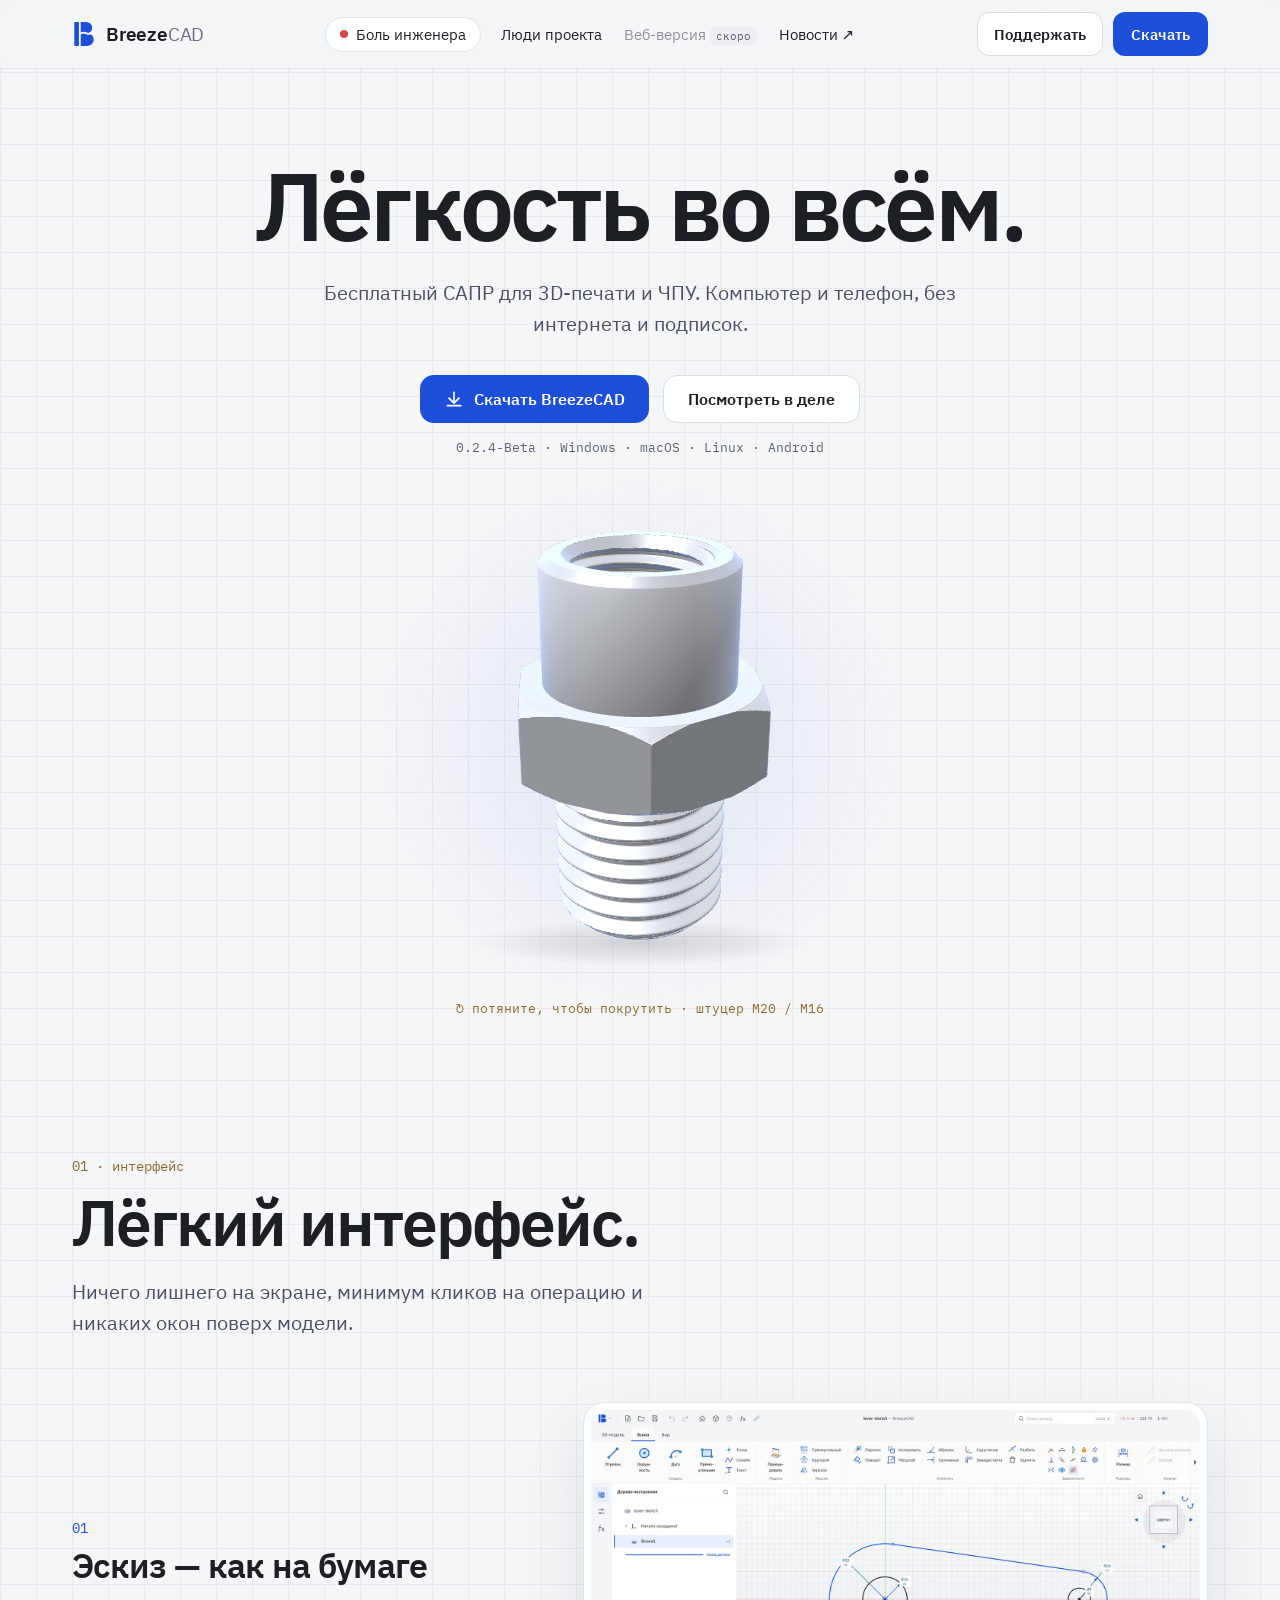
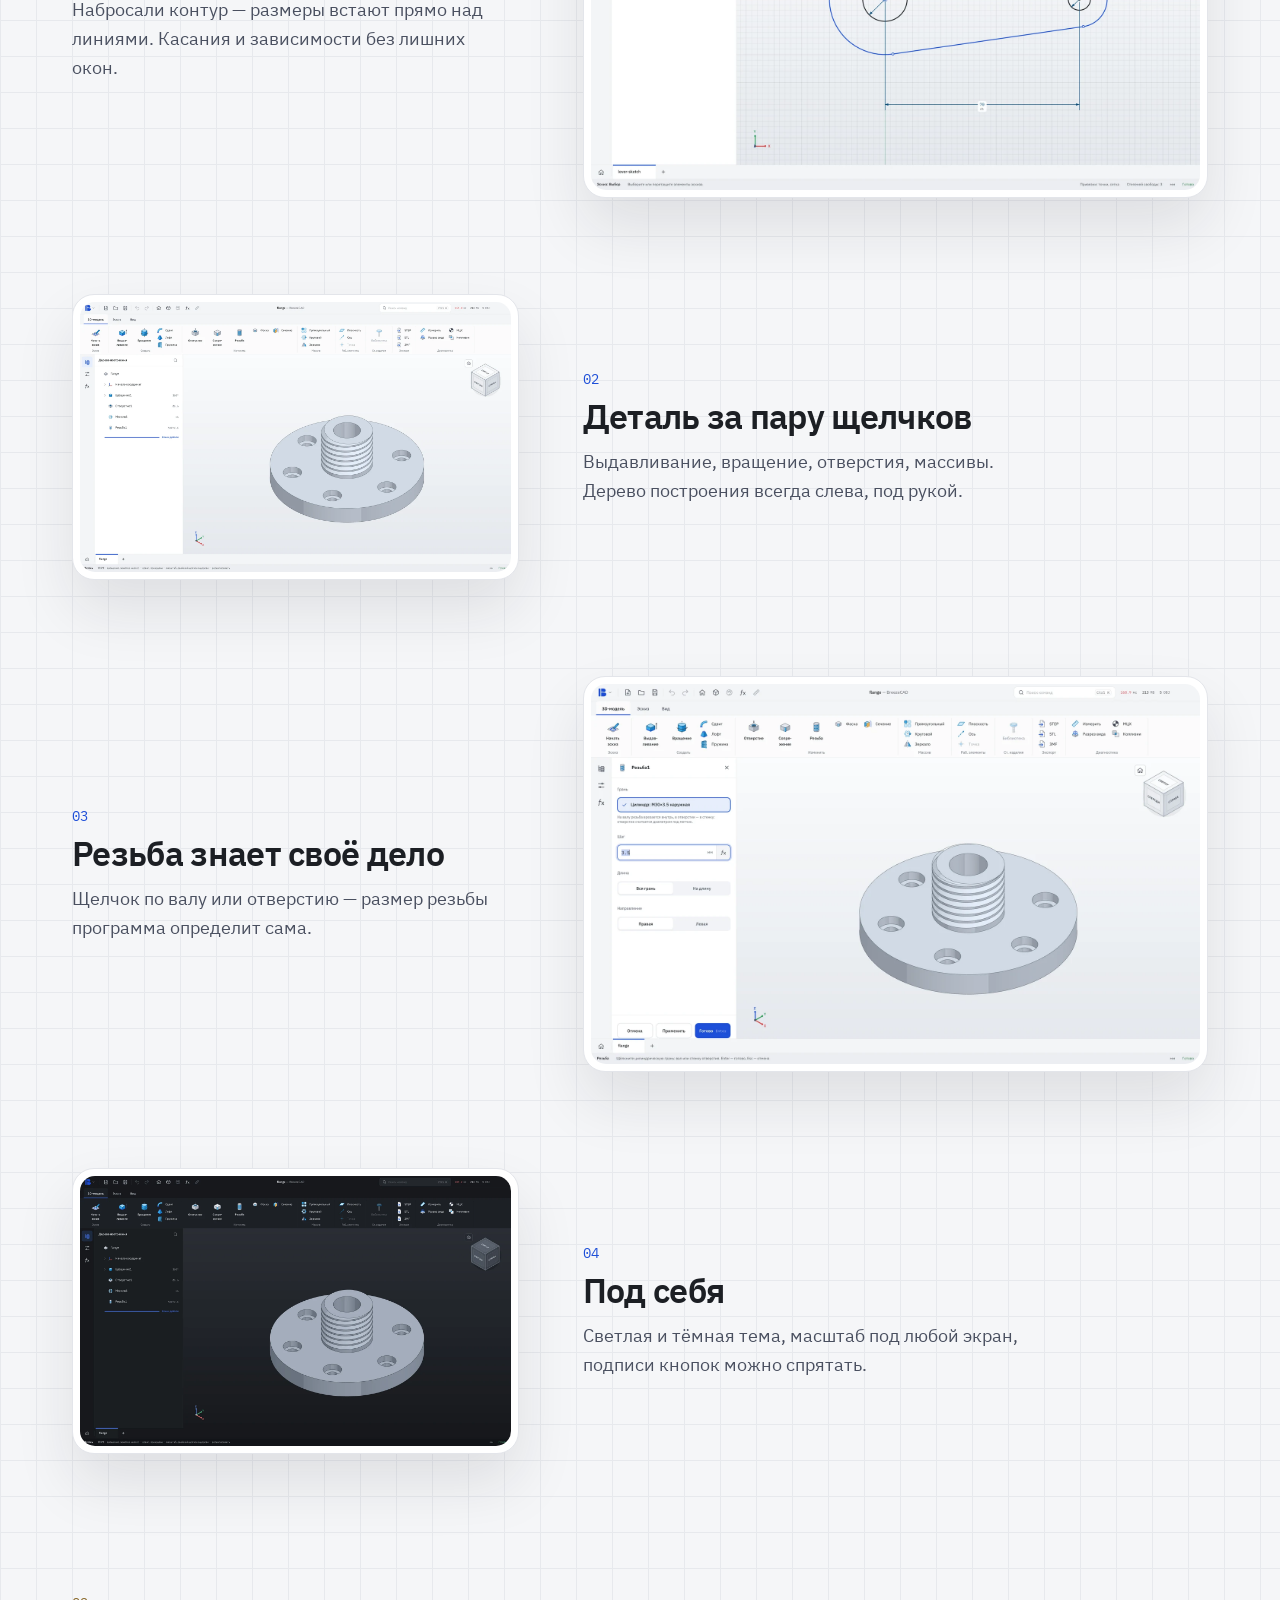
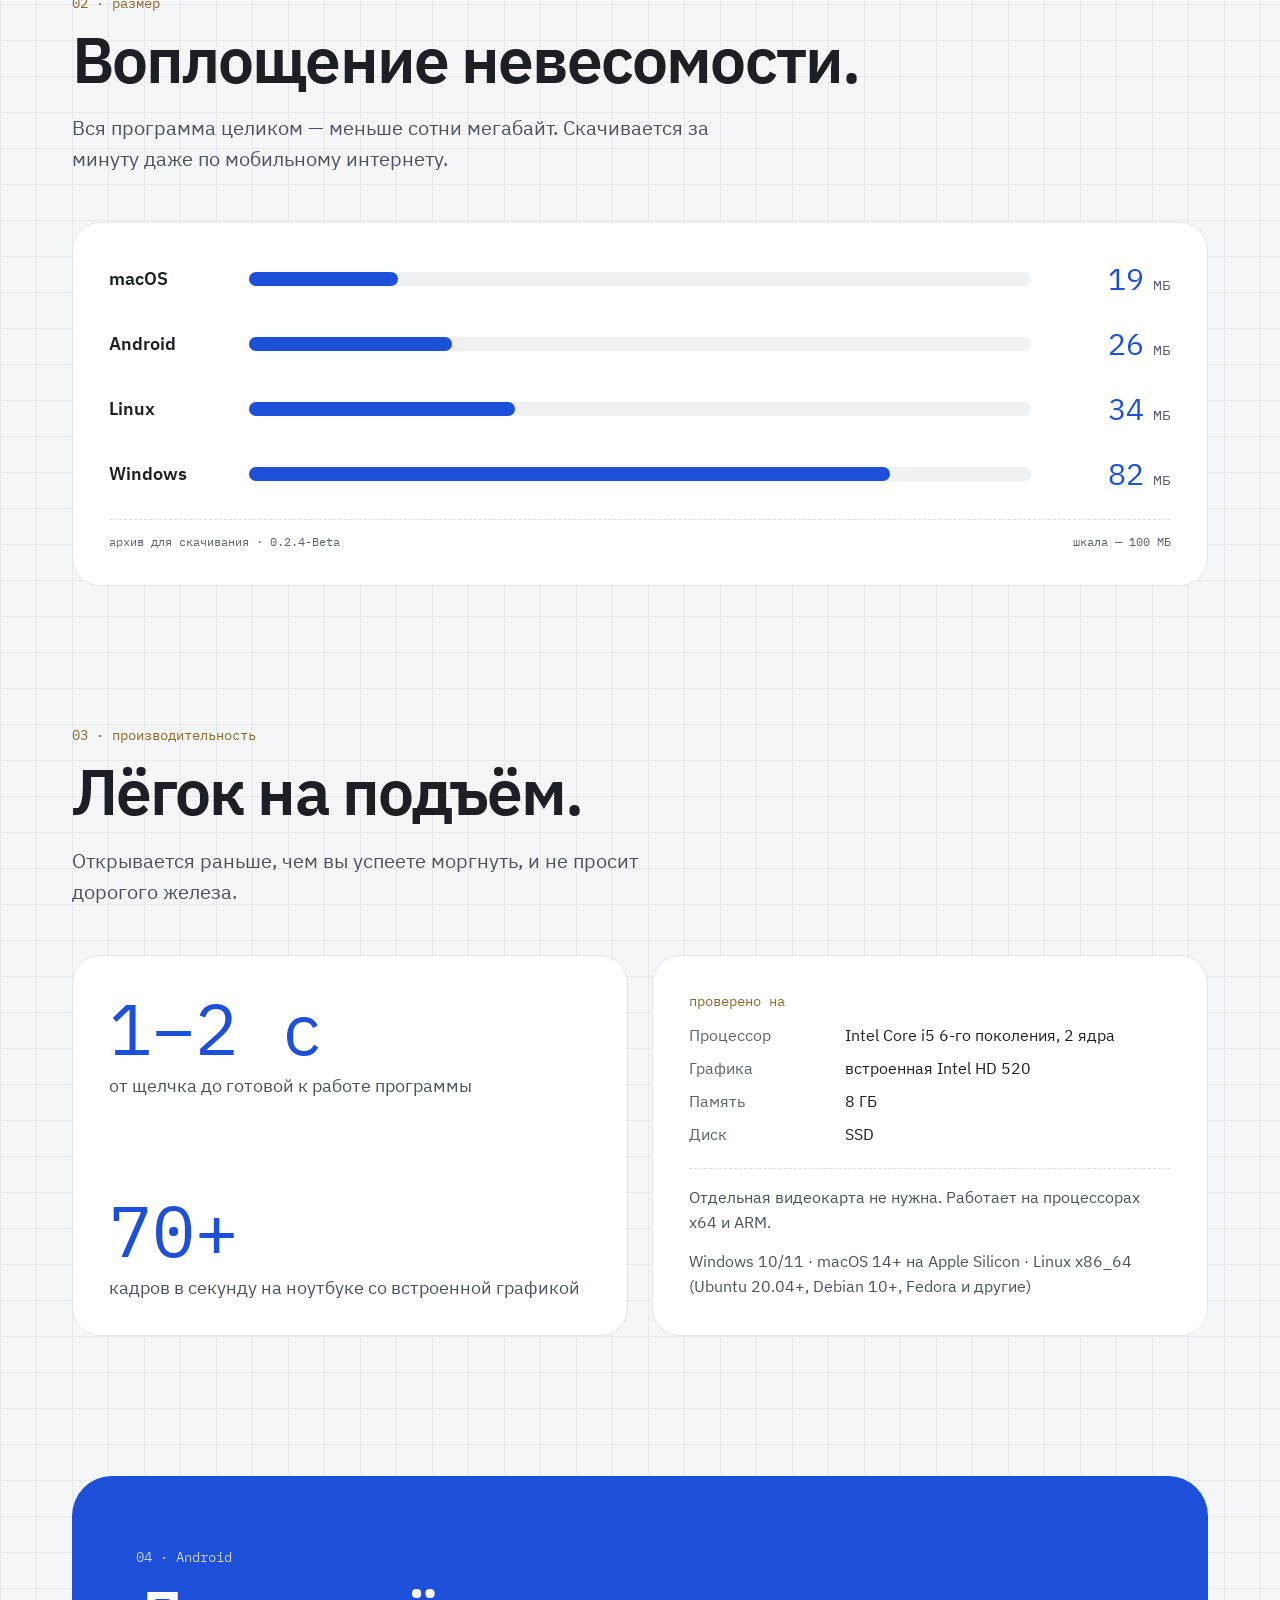
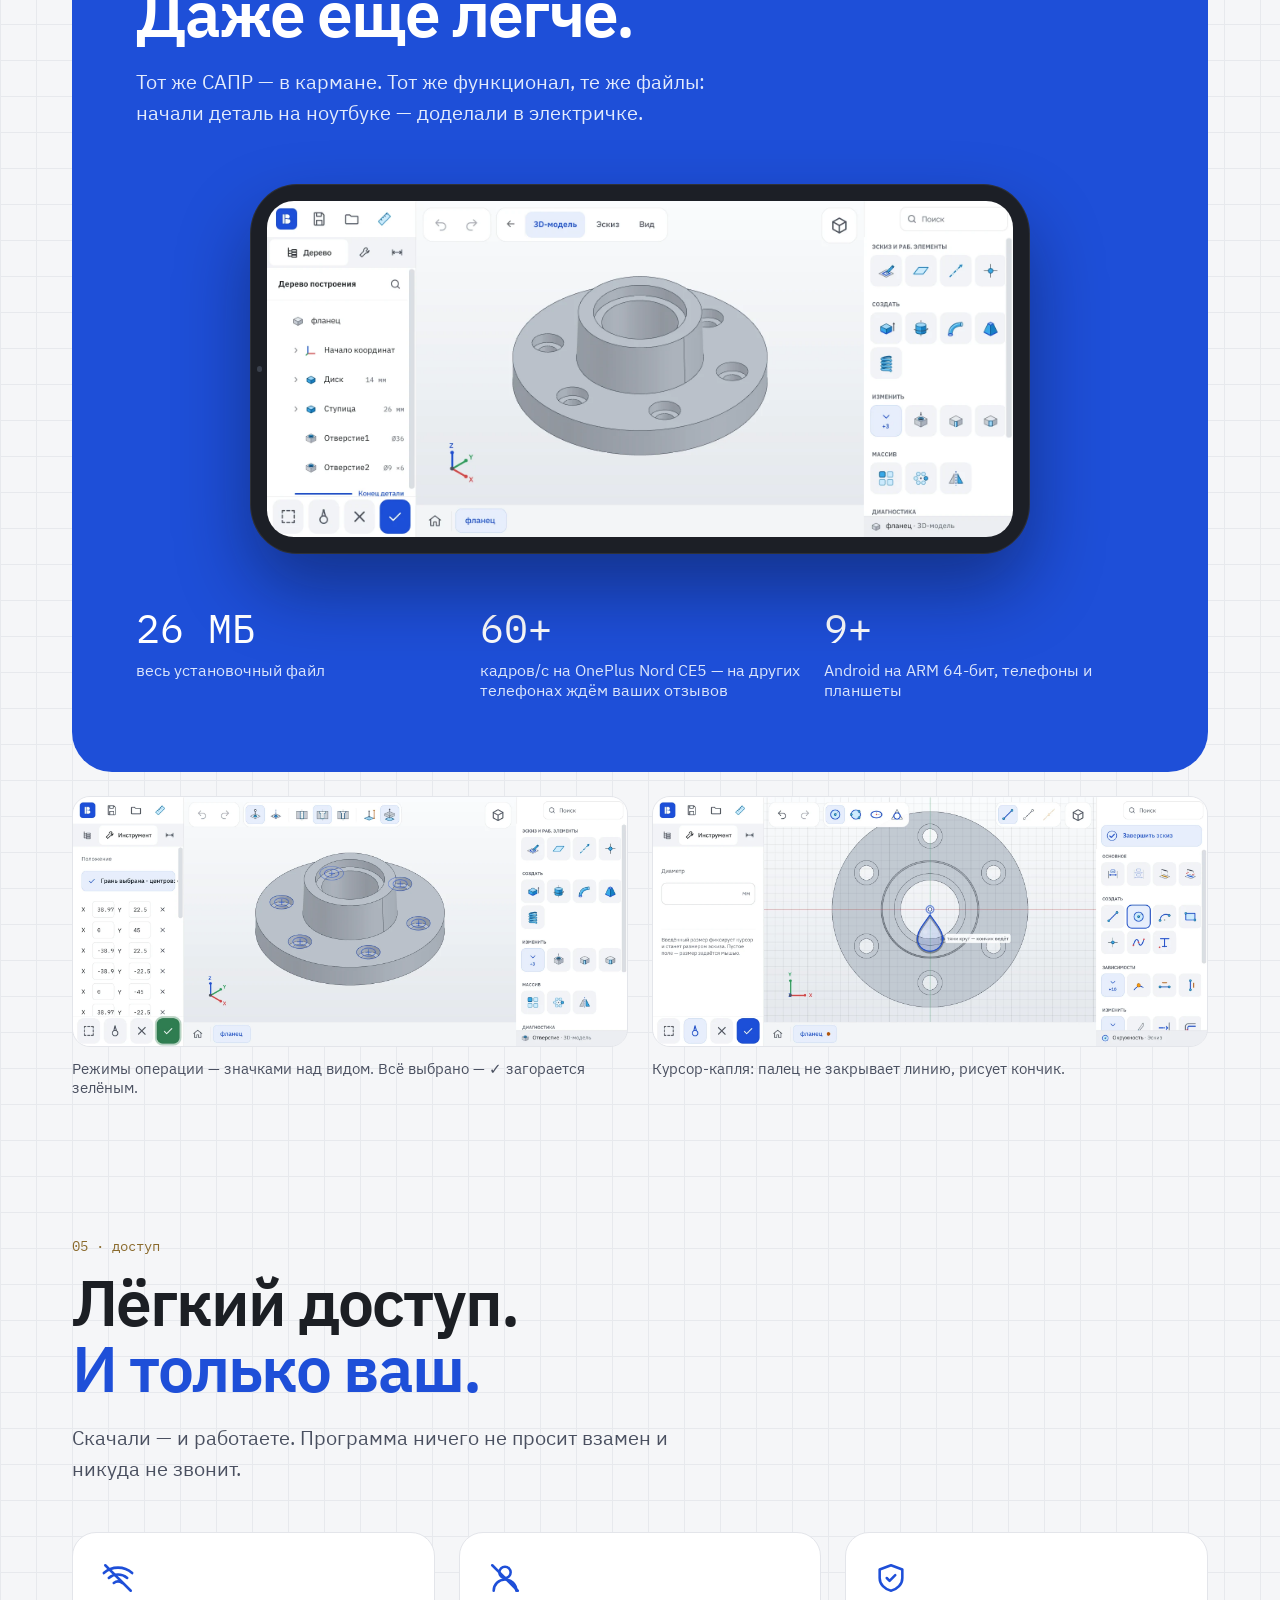
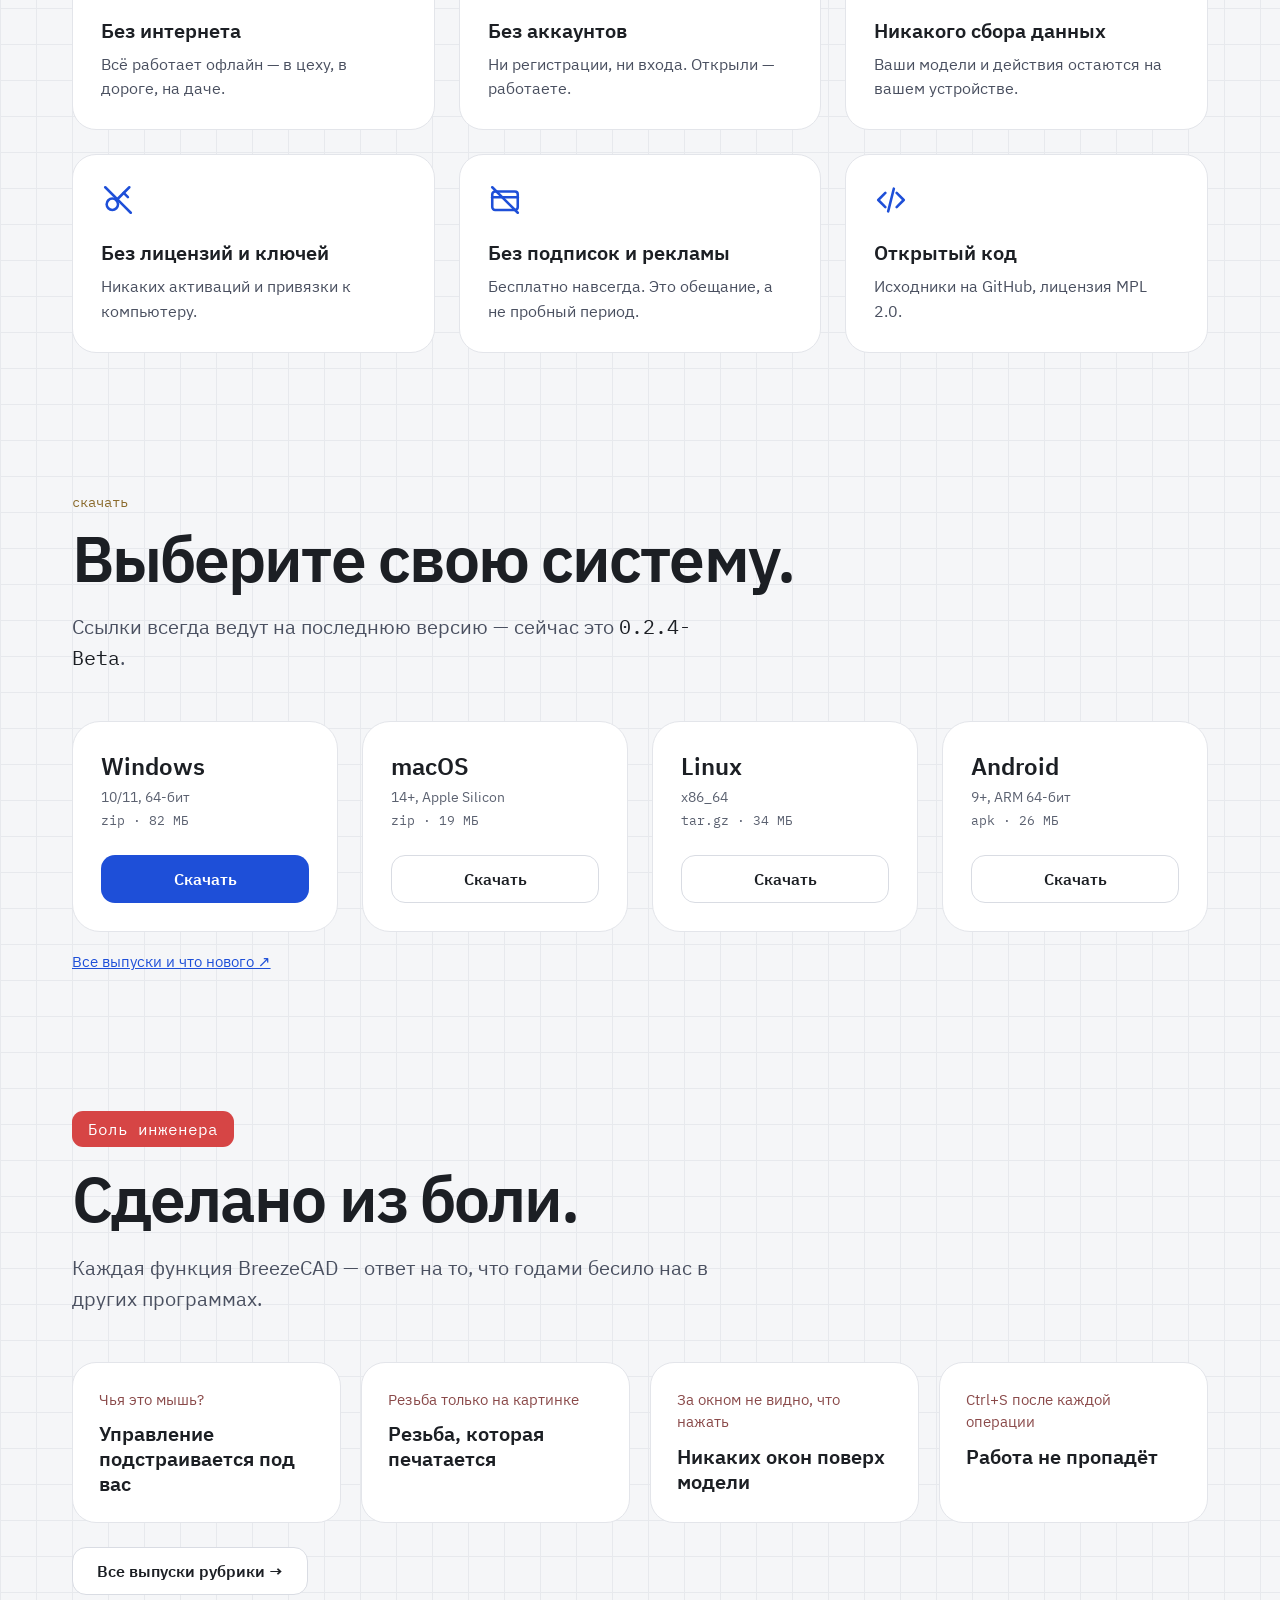
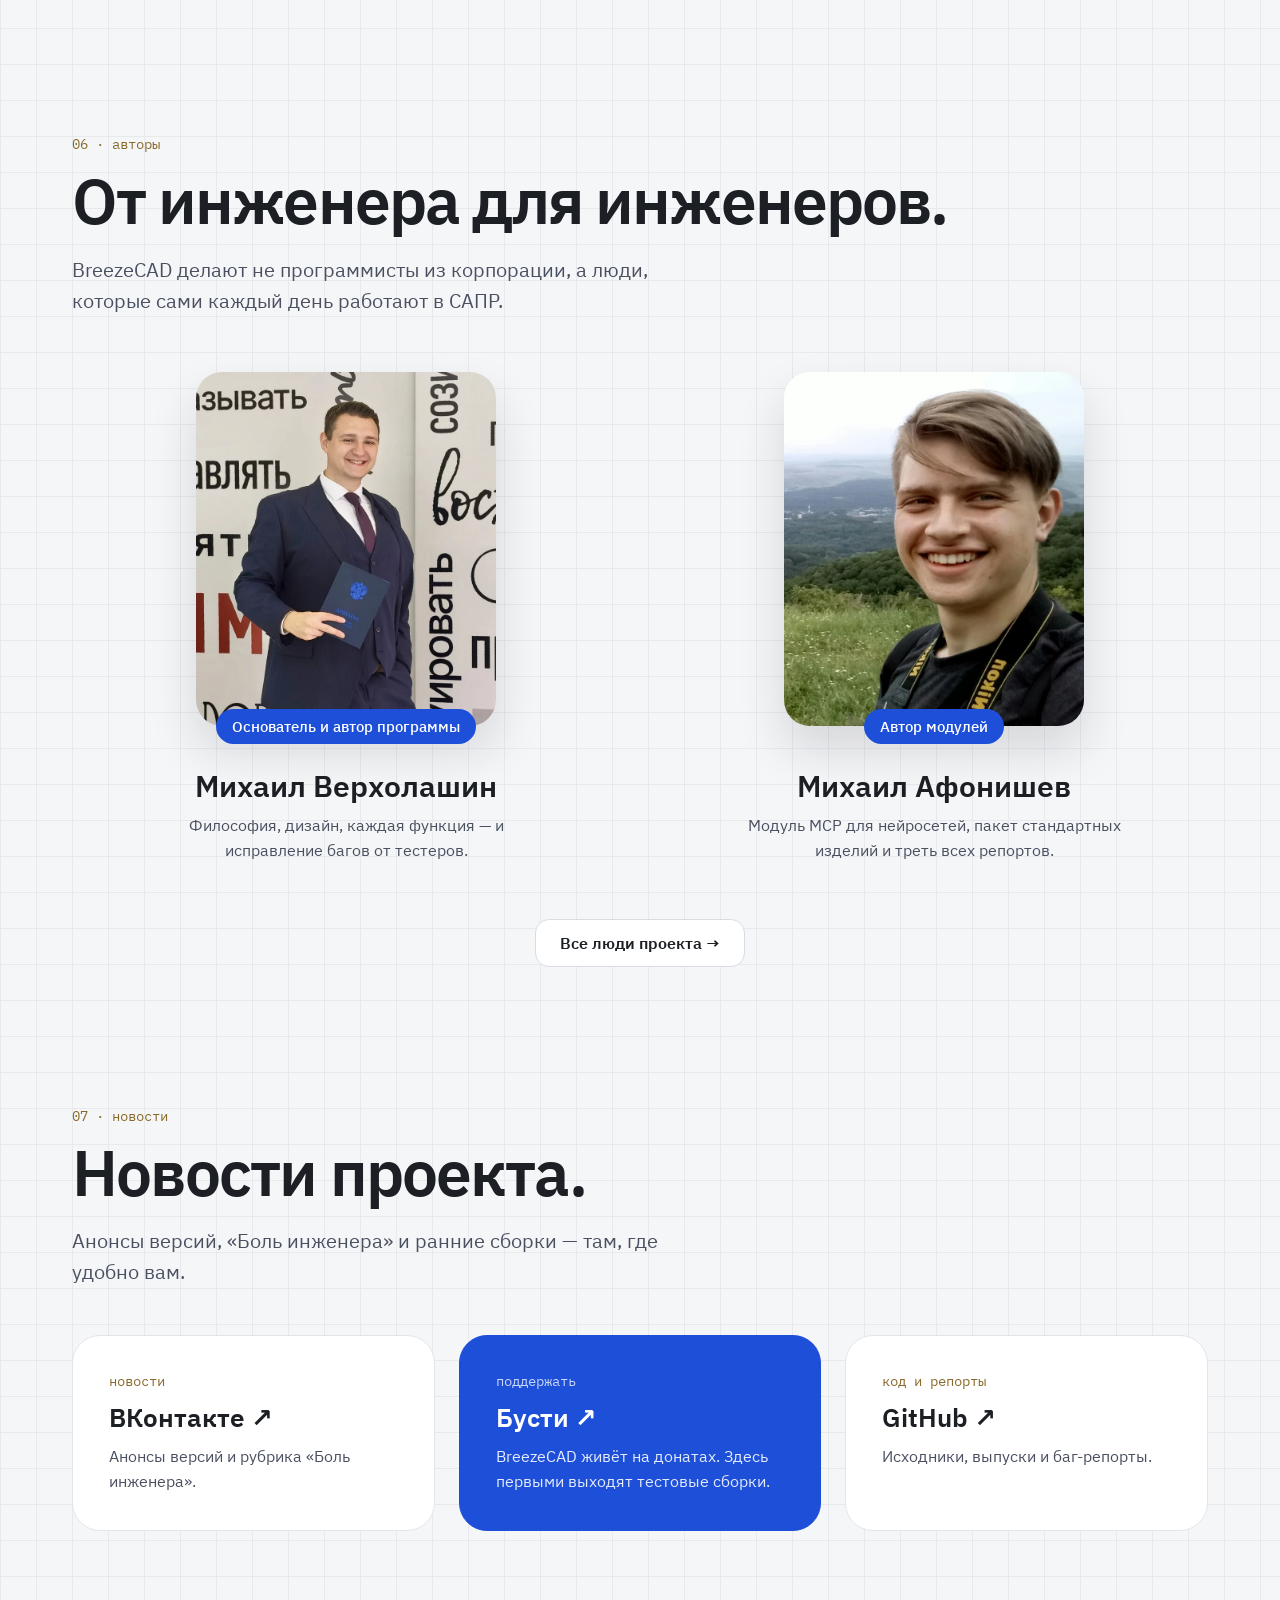
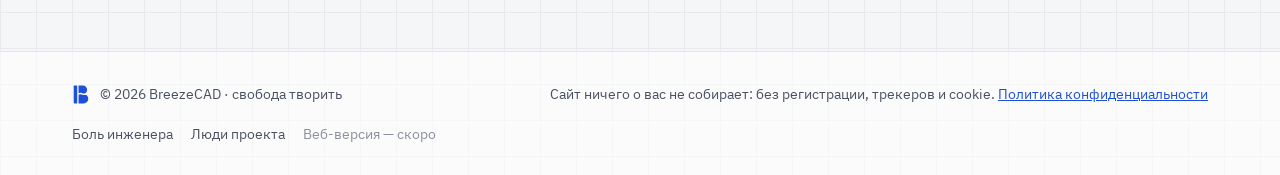
<file: index.html>
<!doctype html>
<html lang="ru">
<head>
<meta charset="utf-8">
<meta name="viewport" content="width=device-width, initial-scale=1">
<title>BreezeCAD — свобода творить</title>
<meta name="description" content="Бесплатный лёгкий САПР для 3D-печати и ЧПУ. Windows, macOS, Linux и Android. Без интернета, подписок и сбора данных.">
<meta name="theme-color" content="#f5f6f8">
<link rel="icon" href="favicon.svg" type="image/svg+xml">
<meta property="og:type" content="website">
<meta property="og:title" content="BreezeCAD — свобода творить">
<meta property="og:description" content="Бесплатный лёгкий САПР для 3D-печати и ЧПУ. Компьютер и телефон, без интернета и подписок.">
<meta property="og:image" content="https://breezecad.ru/assets/img/og.jpg">
<meta property="og:url" content="https://breezecad.ru/">
<link rel="canonical" href="https://breezecad.ru/">
<meta name="twitter:card" content="summary_large_image">
<link rel="preload" href="assets/fonts/IBMPlexSans-SemiBold.woff" as="font" type="font/woff" crossorigin>
<style>
@font-face{font-family:'IBM Plex Sans';src:url(assets/fonts/IBMPlexSans-Regular.woff) format('woff');font-weight:400;font-display:swap}
@font-face{font-family:'IBM Plex Sans';src:url(assets/fonts/IBMPlexSans-Medium.woff) format('woff');font-weight:500;font-display:swap}
@font-face{font-family:'IBM Plex Sans';src:url(assets/fonts/IBMPlexSans-SemiBold.woff) format('woff');font-weight:600 700;font-display:swap}
@font-face{font-family:'IBM Plex Mono';src:url(assets/fonts/IBMPlexMono-Regular.woff) format('woff');font-weight:400 500;font-display:swap}
body{margin:0;background:#f5f6f8;-webkit-text-size-adjust:100%}
a{color:#1e4fd8}a:hover{color:#163ea8}
html{scroll-behavior:smooth;scroll-padding-top:84px}
.bz *{box-sizing:border-box}
.bz{overflow-x:clip;font-family:'IBM Plex Sans',system-ui,sans-serif;color:#1c1f24;background-color:#f5f6f8;background-image:linear-gradient(#e7e9ed 1px,transparent 1px),linear-gradient(90deg,#e7e9ed 1px,transparent 1px);background-size:36px 36px}
.mono{font-family:'IBM Plex Mono',ui-monospace,monospace}
.wrap{max-width:1200px;margin:0 auto;padding:0 32px}
.sec{padding-top:140px}
.kick{margin:0;font:500 14px 'IBM Plex Mono',monospace;color:#8a6a2c}
.h2{margin:14px 0 0;font-size:64px;line-height:1.04;letter-spacing:-0.03em;font-weight:700}
.lead{margin:20px 0 0;font-size:20px;line-height:1.55;color:#4a5060;max-width:640px}
.nav a{color:#1c1f24;text-decoration:none;font-size:15px;padding:10px 2px;white-space:nowrap}
@media (max-width:1320px){.hide-mid{display:none!important}.nav-links{gap:18px!important}}
@media (max-width:1100px){.nav-soon{display:none!important}}
.nav a:hover{color:#1e4fd8}
.btn{display:inline-flex;align-items:center;justify-content:center;gap:10px;min-height:48px;padding:0 24px;border-radius:14px;font-weight:600;font-size:16px;text-decoration:none;transition:transform .25s ease,background .25s ease,border-color .25s ease}
.btn:hover{transform:translateY(-2px)}
.btn-blue{background:#1e4fd8;color:#fff}
.btn-blue:hover{background:#163ea8;color:#fff}
.btn-ghost{background:#fff;color:#1c1f24;border:1px solid #d9dce3}
.btn-ghost:hover{color:#1e4fd8;border-color:#1e4fd8}
.pain-pill{display:inline-flex;align-items:center;gap:8px;padding:7px 14px!important;border-radius:999px;background:#fff;border:1px solid #e3e5ea}
.pain-pill::before{content:"";width:8px;height:8px;border-radius:50%;background:#d64545}
.pain-teaser{display:grid;grid-template-columns:repeat(4,minmax(0,1fr));gap:20px;margin-top:48px}
.pain-teaser a{display:flex;flex-direction:column;gap:10px;background:#fff;border:1px solid #e3e5ea;border-radius:24px;padding:26px;text-decoration:none;color:#1c1f24;transition:transform .25s ease,border-color .25s ease}
.pain-teaser a:hover{transform:translateY(-3px);border-color:#f4d3d3;color:#1c1f24}
.pain-teaser .p{font-size:15px;line-height:1.5;color:#8a4a4a}
.pain-teaser .s{font-size:20px;font-weight:600;line-height:1.25}
.redtag{display:inline-flex;align-items:center;min-height:36px;padding:0 16px;border-radius:11px;background:#d64545;color:#fff;font:500 16px 'IBM Plex Mono',monospace}
.foot-nav{display:flex;gap:18px;flex-wrap:wrap;font-size:14px}
.foot-nav a{color:#4a5060;text-decoration:none}.foot-nav a:hover{color:#1e4fd8}
.card{background:#fff;border:1px solid #e3e5ea;border-radius:28px;padding:36px}
.g2{display:grid;grid-template-columns:repeat(2,minmax(0,1fr));gap:24px}
.g3{display:grid;grid-template-columns:repeat(3,minmax(0,1fr));gap:24px}
.g4{display:grid;grid-template-columns:repeat(4,minmax(0,1fr));gap:24px}
.lang button{border:0;background:transparent;font:500 13px 'IBM Plex Mono',monospace;color:#5b6170;min-width:40px;min-height:34px;border-radius:9px;cursor:pointer}
.lang button.on{background:#1c1f24;color:#fff}
.shot{display:block;width:100%;height:auto;border-radius:18px;border:1px solid #e3e5ea;background:#fff}
.step-row{display:grid;grid-template-columns:minmax(0,5fr) minmax(0,7fr);gap:64px;align-items:center}
.step-row.flip .step-text{order:2}
.step-n{font:500 14px 'IBM Plex Mono',monospace;color:#1e4fd8}
.step-text h3{margin:10px 0 12px;font-size:34px;letter-spacing:-0.02em;line-height:1.1}
.step-text p{margin:0;font-size:18px;line-height:1.6;color:#4a5060;max-width:440px}
.bar{height:14px;border-radius:7px;background:#1e4fd8;transform-origin:left}
.tile{background:#fff;border:1px solid #e3e5ea;border-radius:24px;padding:28px}
.tile h3{margin:18px 0 8px;font-size:20px}
.tile p{margin:0;color:#4a5060;line-height:1.55}
#bz-part{display:block;width:100%;height:520px;cursor:grab;touch-action:pan-y}
#bz-part:active{cursor:grabbing}

@keyframes rise{from{opacity:0;transform:translateY(28px)}to{opacity:1;transform:none}}
@keyframes zoom{from{opacity:.2;transform:scale(.86) translateY(40px)}to{opacity:1;transform:none}}
@keyframes grow{from{transform:scaleX(0)}to{transform:scaleX(1)}}
@keyframes partIn{from{opacity:0;transform:translateY(30px) scale(.94)}to{opacity:1;transform:none}}
.in{animation:rise .9s cubic-bezier(.2,.7,.2,1) both}
.d1{animation-delay:.12s}.d2{animation-delay:.24s}.d3{animation-delay:.36s}
.part-in{animation:partIn 1.2s .3s cubic-bezier(.2,.7,.2,1) both}
@supports (animation-timeline: view()){
.rv{animation:rise linear both;animation-timeline:view();animation-range:entry 0% cover 26%}
.zm{animation:zoom linear both;animation-timeline:view();animation-range:entry 0% cover 40%}
.gr{animation:grow linear both;animation-timeline:view();animation-range:entry 10% cover 45%}
}
@media (prefers-reduced-motion: reduce){.bz *{animation:none!important;transition:none!important}html{scroll-behavior:auto}}
@media (max-width:980px){
.nav-links{display:none!important}
.g4{grid-template-columns:repeat(2,minmax(0,1fr))}
.g3{grid-template-columns:repeat(2,minmax(0,1fr))}
.pain-teaser{grid-template-columns:repeat(2,minmax(0,1fr))}
.step-row{grid-template-columns:minmax(0,1fr);gap:24px}
.step-row.flip .step-text{order:0}
.h2{font-size:48px}
.hero-h{font-size:64px!important}
}
@media (max-width:600px){
.wrap{padding:0 16px}
.g2,.g3,.g4,.pain-teaser{grid-template-columns:minmax(0,1fr)}
.lang,.hide-sm{display:none!important}
.h2{font-size:38px}
.hero-h{font-size:46px!important}
.lead{font-size:18px}
.card{padding:24px}
.sec{padding-top:96px}
#bz-part{height:360px}
.wrow{grid-template-columns:76px minmax(0,1fr) 92px!important;gap:12px!important}
.wrow .mono{font-size:24px!important}
.hbtn{padding:0 12px!important;font-size:14px!important;min-height:40px!important}
.wordmark{display:none!important}

.step-text h3{font-size:26px}
}
</style>
</head>
<body>
<div class="bz">

<header style="position: sticky; top: 0; z-index: 20; background: rgba(245,246,248,0.84); backdrop-filter: blur(16px); -webkit-backdrop-filter: blur(16px); border-bottom: 1px solid #e3e5ea">
<div class="wrap" style="display: flex; align-items: center; justify-content: space-between; gap: 16px; min-height: 68px">
<a href="#top" style="display: flex; align-items: center; gap: 10px; text-decoration: none; color: #1c1f24; flex-shrink: 0" aria-label="BreezeCAD — свобода творить, наверх">
<img src="assets/mark.svg" width="24" height="28" alt="">
<span class="wordmark" style="font-size: 19px; font-weight: 700; letter-spacing: -0.01em">Breeze<span style="font-weight: 400; color: #6b7182">CAD</span></span>
<span class="hide-sm hide-mid" style="font-size: 15px; color: #5b6170">— свобода творить</span>
</a>
<nav class="nav nav-links" style="display: flex; align-items: center; gap: 24px" aria-label="Разделы">
<a href="pain.html" class="pain-pill">Боль инженера</a>
<a href="people.html">Люди проекта</a>
<span class="nav-soon" style="color: #8b909c; font-size: 15px; padding: 10px 2px; white-space: nowrap">Веб-версия <span class="mono" style="font-size: 11px; padding: 2px 6px; border-radius: 6px; background: #eceef2; color: #5b6170">скоро</span></span>
<a href="https://vk.ru/breezecad" target="_blank" rel="noopener">Новости ↗</a>
</nav>
<div style="display: flex; align-items: center; gap: 10px; flex-shrink: 0">
<a href="https://boosty.to/breezecad" target="_blank" rel="noopener" class="btn btn-ghost hbtn" style="min-height: 44px; padding: 0 16px; font-size: 15px; border-radius: 12px">Поддержать</a>
<a class="btn btn-blue hbtn" href="#download" style="min-height: 44px; padding: 0 18px; font-size: 15px; border-radius: 12px">Скачать</a>
</div>
</div>
</header>

<section id="top" class="wrap" style="padding-top: 88px; text-align: center">
<h1 class="hero-h in" style="margin: 0; font-size: 96px; line-height: 1; letter-spacing: -0.04em; font-weight: 700">Лёгкость во всём.</h1>
<p class="lead in d1" style="margin: 24px auto 0">Бесплатный САПР для 3D-печати и ЧПУ. Компьютер и телефон, без интернета и подписок.</p>
<div class="in d2" style="display: flex; gap: 14px; margin-top: 36px; flex-wrap: wrap; justify-content: center">
<a class="btn btn-blue" href="#download">
<svg width="20" height="20" viewBox="0 0 24 24" fill="none" stroke="currentColor" stroke-width="2" stroke-linecap="round" stroke-linejoin="round" aria-hidden="true"><path d="M12 4v12"></path><path d="M6 11l6 6 6-6"></path><path d="M4 20h16"></path></svg>
Скачать BreezeCAD</a>
<a class="btn btn-ghost" href="#interface">Посмотреть в деле</a>
</div>
<p class="mono in d3" style="margin: 16px 0 0; font-size: 13px; color: #5b6170">0.2.4-Beta · Windows · macOS · Linux · Android</p>
<div class="part-in" style="position: relative; margin-top: 24px">
<div aria-hidden="true" style="position: absolute; left: 50%; bottom: 34px; width: 340px; height: 46px; transform: translateX(-50%); border-radius: 50%; background: radial-gradient(closest-side, rgba(28,31,36,0.16), rgba(28,31,36,0))"></div>
<div aria-hidden="true" style="position: absolute; left: 50%; top: 50%; width: 520px; height: 520px; transform: translate(-50%,-50%); border-radius: 50%; background: radial-gradient(closest-side, rgba(30,79,216,0.10), rgba(30,79,216,0))"></div>
<canvas id="bz-part" role="img" aria-label="3D-модель штуцера с наружной резьбой M20 и внутренней M16 — её можно покрутить" style="position: relative"></canvas>
</div>
<p class="mono" style="margin: 0; font-size: 13px; color: #8a6a2c">↻ потяните, чтобы покрутить · штуцер M20 / M16</p>
</section>

<section id="interface" class="wrap sec">
<p class="kick rv">01 · интерфейс</p>
<h2 class="h2 rv">Лёгкий интерфейс.</h2>
<p class="lead rv">Ничего лишнего на экране, минимум кликов на операцию и никаких окон поверх модели.</p>
<div style="display: flex; flex-direction: column; gap: 96px; margin-top: 64px">
<div class="step-row rv">
<div class="step-text"><span class="step-n">01</span><h3>Эскиз — как на бумаге</h3><p>Набросали контур — размеры встают прямо над линиями. Касания и зависимости без лишних окон.</p></div>
<figure class="step-media zm" style="margin: 0"><div style="background: #fff; border: 1px solid #e3e5ea; border-radius: 22px; box-shadow: 0 30px 60px rgba(28,31,36,0.10); padding: 7px"><img src="assets/img/sketch.webp" alt="Эскиз рычага с размерами над линиями" loading="lazy" style="display: block; width: 100%; height: auto; aspect-ratio: 16 / 10; border-radius: 15px"></div></figure>
</div>
<div class="step-row rv flip">
<div class="step-text"><span class="step-n">02</span><h3>Деталь за пару щелчков</h3><p>Выдавливание, вращение, отверстия, массивы. Дерево построения всегда слева, под рукой.</p></div>
<figure class="step-media zm" style="margin: 0"><div style="background: #fff; border: 1px solid #e3e5ea; border-radius: 22px; box-shadow: 0 30px 60px rgba(28,31,36,0.10); padding: 7px"><img src="assets/img/model-light.webp" alt="Фланец с деревом построения слева" loading="lazy" style="display: block; width: 100%; height: auto; aspect-ratio: 16 / 10; border-radius: 15px"></div></figure>
</div>
<div class="step-row rv">
<div class="step-text"><span class="step-n">03</span><h3>Резьба знает своё дело</h3><p>Щелчок по валу или отверстию — размер резьбы программа определит сама.</p></div>
<figure class="step-media zm" style="margin: 0"><div style="background: #fff; border: 1px solid #e3e5ea; border-radius: 22px; box-shadow: 0 30px 60px rgba(28,31,36,0.10); padding: 7px"><img src="assets/img/thread.webp" alt="Панель резьбы: размер M30×3.5 определён сам" loading="lazy" style="display: block; width: 100%; height: auto; aspect-ratio: 16 / 10; border-radius: 15px"></div></figure>
</div>
<div class="step-row rv flip">
<div class="step-text"><span class="step-n">04</span><h3>Под себя</h3><p>Светлая и тёмная тема, масштаб под любой экран, подписи кнопок можно спрятать.</p></div>
<figure class="step-media zm" style="margin: 0"><div style="background: #fff; border: 1px solid #e3e5ea; border-radius: 22px; box-shadow: 0 30px 60px rgba(28,31,36,0.10); padding: 7px"><img src="assets/img/model-dark.webp" alt="BreezeCAD в тёмной теме" loading="lazy" style="display: block; width: 100%; height: auto; aspect-ratio: 16 / 10; border-radius: 15px"></div></figure>
</div>
</div>
</section>

<section id="weight" class="wrap sec">
<p class="kick rv">02 · размер</p>
<h2 class="h2 rv">Воплощение невесомости.</h2>
<p class="lead rv">Вся программа целиком — меньше сотни мегабайт. Скачивается за минуту даже по мобильному интернету.</p>
<div class="card rv" style="margin-top: 48px; display: flex; flex-direction: column; gap: 26px">
<div class="wrow" style="display: grid; grid-template-columns: 120px minmax(0, 1fr) 120px; align-items: center; gap: 20px"><span style="font-size: 18px; font-weight: 600">macOS</span><div style="background: #eef0f3; border-radius: 7px"><div class="bar gr" style="width: 19%"></div></div><span class="mono" style="font-size: 30px; color: #1e4fd8; text-align: right">19<span style="font-size: 15px; color: #5b6170"> МБ</span></span></div>
<div class="wrow" style="display: grid; grid-template-columns: 120px minmax(0, 1fr) 120px; align-items: center; gap: 20px"><span style="font-size: 18px; font-weight: 600">Android</span><div style="background: #eef0f3; border-radius: 7px"><div class="bar gr" style="width: 26%"></div></div><span class="mono" style="font-size: 30px; color: #1e4fd8; text-align: right">26<span style="font-size: 15px; color: #5b6170"> МБ</span></span></div>
<div class="wrow" style="display: grid; grid-template-columns: 120px minmax(0, 1fr) 120px; align-items: center; gap: 20px"><span style="font-size: 18px; font-weight: 600">Linux</span><div style="background: #eef0f3; border-radius: 7px"><div class="bar gr" style="width: 34%"></div></div><span class="mono" style="font-size: 30px; color: #1e4fd8; text-align: right">34<span style="font-size: 15px; color: #5b6170"> МБ</span></span></div>
<div class="wrow" style="display: grid; grid-template-columns: 120px minmax(0, 1fr) 120px; align-items: center; gap: 20px"><span style="font-size: 18px; font-weight: 600">Windows</span><div style="background: #eef0f3; border-radius: 7px"><div class="bar gr" style="width: 82%"></div></div><span class="mono" style="font-size: 30px; color: #1e4fd8; text-align: right">82<span style="font-size: 15px; color: #5b6170"> МБ</span></span></div>
<div style="display: flex; justify-content: space-between; gap: 12px; border-top: 1px dashed #d9dce3; padding-top: 14px"><span class="mono" style="font-size: 12px; color: #5b6170">архив для скачивания · 0.2.4-Beta</span><span class="mono" style="font-size: 12px; color: #5b6170">шкала — 100 МБ</span></div>
</div>
</section>

<section id="speed" class="wrap sec">
<p class="kick rv">03 · производительность</p>
<h2 class="h2 rv">Лёгок на подъём.</h2>
<p class="lead rv">Открывается раньше, чем вы успеете моргнуть, и не просит дорогого железа.</p>
<div class="g2" style="margin-top: 48px">
<div class="card rv" style="display: flex; flex-direction: column; justify-content: space-between; gap: 32px">
<div><div class="mono" style="font-size: 72px; line-height: 1; color: #1e4fd8">1–2 с</div><div style="margin-top: 10px; font-size: 18px; color: #4a5060">от щелчка до готовой к работе программы</div></div>
<div><div class="mono" style="font-size: 72px; line-height: 1; color: #1e4fd8">70+</div><div style="margin-top: 10px; font-size: 18px; color: #4a5060">кадров в секунду на ноутбуке со встроенной графикой</div></div>
</div>
<div class="card rv" style="display: flex; flex-direction: column; gap: 14px">
<p class="kick">проверено на</p>
<div style="display: grid; grid-template-columns: 140px minmax(0, 1fr); gap: 10px 16px; font-size: 16px; line-height: 1.45">
<span style="color: #5b6170">Процессор</span><span>Intel Core i5 6-го поколения, 2 ядра</span>
<span style="color: #5b6170">Графика</span><span>встроенная Intel HD 520</span>
<span style="color: #5b6170">Память</span><span>8 ГБ</span>
<span style="color: #5b6170">Диск</span><span>SSD</span>
</div>
<p style="margin: 8px 0 0; padding-top: 16px; border-top: 1px dashed #d9dce3; color: #4a5060; line-height: 1.55">Отдельная видеокарта не нужна. Работает на процессорах x64 и ARM.</p>
<p style="margin: 0; color: #4a5060; line-height: 1.55">Windows 10/11 · macOS 14+ на Apple Silicon · Linux x86_64 (Ubuntu 20.04+, Debian 10+, Fedora и другие)</p>
</div>
</div>
</section>

<section id="android" class="wrap sec">
<div class="rv" style="background: #1e4fd8; border-radius: 40px; padding: 72px 64px; color: #fff; overflow: hidden">
<p class="mono" style="margin: 0; font-size: 14px; color: #c9d6f7">04 · Android</p>
<h2 class="h2" style="color: #fff">Даже ещё легче.</h2>
<p class="lead" style="color: #e3ebfc">Тот же САПР — в кармане. Тот же функционал, те же файлы: начали деталь на ноутбуке — доделали в электричке.</p>
<div class="zm" style="margin: 56px auto 0; max-width: 780px">
<div style="position: relative; padding: 2.2%; border-radius: 6% / 13.5%; background: #1c1f26; box-shadow: inset 0 0 0 1px rgba(255,255,255,0.08), 0 36px 72px rgba(6,10,30,0.40)">
<span aria-hidden="true" style="position: absolute; left: 0.85%; top: 50%; width: 0.75%; aspect-ratio: 1; transform: translateY(-50%); border-radius: 50%; background: #3a404c"></span>
<img src="assets/img/android-model.webp" alt="BreezeCAD на телефоне: фланец в 3D, дерево построения и панель инструментов" style="display: block; width: 100%; height: auto; aspect-ratio: 1830 / 824; border-radius: 3.6% / 8%">
</div>
</div>
<div class="g3" style="margin-top: 48px">
<div><div class="mono" style="font-size: 40px">26 МБ</div><div style="margin-top: 6px; color: #dbe5fb">весь установочный файл</div></div>
<div><div class="mono" style="font-size: 40px">60+</div><div style="margin-top: 6px; color: #dbe5fb">кадров/с на OnePlus Nord CE5 — на других телефонах ждём ваших отзывов</div></div>
<div><div class="mono" style="font-size: 40px">9+</div><div style="margin-top: 6px; color: #dbe5fb">Android на ARM 64-бит, телефоны и планшеты</div></div>
</div>
</div>
<div class="g2" style="margin-top: 24px">
<figure class="rv" style="margin: 0"><img class="shot" src="assets/img/android-hole.webp" alt="Правка отверстий на телефоне, кнопка подтверждения зелёная" style="aspect-ratio: 1830 / 824"><figcaption style="margin-top: 12px; font-size: 15px; color: #4a5060">Режимы операции — значками над видом. Всё выбрано — ✓ загорается зелёным.</figcaption></figure>
<figure class="rv" style="margin: 0"><img class="shot" src="assets/img/android-sketch.webp" alt="Эскиз на телефоне курсором-каплей" style="aspect-ratio: 1830 / 824"><figcaption style="margin-top: 12px; font-size: 15px; color: #4a5060">Курсор-капля: палец не закрывает линию, рисует кончик.</figcaption></figure>
</div>
</section>

<section id="access" class="wrap sec">
<p class="kick rv">05 · доступ</p>
<h2 class="h2 rv">Лёгкий доступ.<br><span style="color: #1e4fd8">И только ваш.</span></h2>
<p class="lead rv">Скачали — и работаете. Программа ничего не просит взамен и никуда не звонит.</p>
<div class="g3" style="margin-top: 48px">
<div class="tile rv"><svg width="34" height="34" viewBox="0 0 24 24" fill="none" stroke="#1e4fd8" stroke-width="1.8" stroke-linecap="round" stroke-linejoin="round" aria-hidden="true"><path d="M2 8.5a15 15 0 0 1 20 0"></path><path d="M5.5 12a10 10 0 0 1 13 0"></path><path d="M9 15.5a5 5 0 0 1 6 0"></path><path d="M3 3l18 18"></path></svg><h3>Без интернета</h3><p>Всё работает офлайн — в цеху, в дороге, на даче.</p></div>
<div class="tile rv"><svg width="34" height="34" viewBox="0 0 24 24" fill="none" stroke="#1e4fd8" stroke-width="1.8" stroke-linecap="round" stroke-linejoin="round" aria-hidden="true"><circle cx="12" cy="8" r="4"></circle><path d="M4 21a8 8 0 0 1 16 0"></path><path d="M3 3l18 18"></path></svg><h3>Без аккаунтов</h3><p>Ни регистрации, ни входа. Открыли — работаете.</p></div>
<div class="tile rv"><svg width="34" height="34" viewBox="0 0 24 24" fill="none" stroke="#1e4fd8" stroke-width="1.8" stroke-linecap="round" stroke-linejoin="round" aria-hidden="true"><path d="M12 3l8 3v6c0 4.5-3.5 8-8 9-4.5-1-8-4.5-8-9V6z"></path><path d="M9 12l2 2 4-4"></path></svg><h3>Никакого сбора данных</h3><p>Ваши модели и действия остаются на вашем устройстве.</p></div>
<div class="tile rv"><svg width="34" height="34" viewBox="0 0 24 24" fill="none" stroke="#1e4fd8" stroke-width="1.8" stroke-linecap="round" stroke-linejoin="round" aria-hidden="true"><circle cx="8" cy="15" r="4"></circle><path d="M11 12l9-9"></path><path d="M16 7l3 3"></path><path d="M3 3l18 18"></path></svg><h3>Без лицензий и ключей</h3><p>Никаких активаций и привязки к компьютеру.</p></div>
<div class="tile rv"><svg width="34" height="34" viewBox="0 0 24 24" fill="none" stroke="#1e4fd8" stroke-width="1.8" stroke-linecap="round" stroke-linejoin="round" aria-hidden="true"><rect x="3" y="6" width="18" height="13" rx="2"></rect><path d="M3 10h18"></path><path d="M3 3l18 18"></path></svg><h3>Без подписок и рекламы</h3><p>Бесплатно навсегда. Это обещание, а не пробный период.</p></div>
<div class="tile rv"><svg width="34" height="34" viewBox="0 0 24 24" fill="none" stroke="#1e4fd8" stroke-width="1.8" stroke-linecap="round" stroke-linejoin="round" aria-hidden="true"><path d="M8 7l-5 5 5 5"></path><path d="M16 7l5 5-5 5"></path><path d="M14 4l-4 16"></path></svg><h3>Открытый код</h3><p>Исходники на GitHub, лицензия MPL 2.0.</p></div>
</div>
</section>

<section id="download" class="wrap sec">
<p class="kick rv">скачать</p>
<h2 class="h2 rv">Выберите свою систему.</h2>
<p class="lead rv">Ссылки всегда ведут на последнюю версию — сейчас это <span class="mono" style="color: #1c1f24">0.2.4-Beta</span>.</p>
<div class="g4" style="margin-top: 48px">
<div class="card rv" style="padding: 28px; display: flex; flex-direction: column; gap: 6px"><span style="font-size: 24px; font-weight: 600">Windows</span><span style="font-size: 14px; color: #5b6170">10/11, 64-бит</span><span class="mono" style="font-size: 13px; color: #5b6170">zip · 82 МБ</span><a class="btn btn-blue" href="https://github.com/MikeVerx/breezecad/releases/latest/download/BreezeCAD-windows.zip" style="margin-top: 20px">Скачать</a></div>
<div class="card rv" style="padding: 28px; display: flex; flex-direction: column; gap: 6px"><span style="font-size: 24px; font-weight: 600">macOS</span><span style="font-size: 14px; color: #5b6170">14+, Apple Silicon</span><span class="mono" style="font-size: 13px; color: #5b6170">zip · 19 МБ</span><a class="btn btn-ghost" href="https://github.com/MikeVerx/breezecad/releases/latest/download/BreezeCAD-macos.zip" style="margin-top: 20px">Скачать</a></div>
<div class="card rv" style="padding: 28px; display: flex; flex-direction: column; gap: 6px"><span style="font-size: 24px; font-weight: 600">Linux</span><span style="font-size: 14px; color: #5b6170">x86_64</span><span class="mono" style="font-size: 13px; color: #5b6170">tar.gz · 34 МБ</span><a class="btn btn-ghost" href="https://github.com/MikeVerx/breezecad/releases/latest/download/BreezeCAD-linux.tar.gz" style="margin-top: 20px">Скачать</a></div>
<div class="card rv" style="padding: 28px; display: flex; flex-direction: column; gap: 6px"><span style="font-size: 24px; font-weight: 600">Android</span><span style="font-size: 14px; color: #5b6170">9+, ARM 64-бит</span><span class="mono" style="font-size: 13px; color: #5b6170">apk · 26 МБ</span><a class="btn btn-ghost" href="https://github.com/MikeVerx/breezecad/releases/latest/download/BreezeCAD-android.apk" style="margin-top: 20px">Скачать</a></div>
</div>
<p class="rv" style="margin: 20px 0 0; font-size: 15px; color: #5b6170"><a href="https://github.com/MikeVerx/breezecad/releases" target="_blank" rel="noopener">Все выпуски и что нового ↗</a></p>
</section>

<section id="pain" class="wrap sec">
<span class="redtag rv">Боль инженера</span>
<h2 class="h2 rv" style="margin-top:18px">Сделано из боли.</h2>
<p class="lead rv">Каждая функция BreezeCAD — ответ на то, что годами бесило нас в других программах.</p>
<div class="pain-teaser">
<a class="rv" href="pain.html#controls"><span class="p">Чья это мышь?</span><span class="s">Управление подстраивается под вас</span></a>
<a class="rv" href="pain.html#thread"><span class="p">Резьба только на картинке</span><span class="s">Резьба, которая печатается</span></a>
<a class="rv" href="pain.html#windows"><span class="p">За окном не видно, что нажать</span><span class="s">Никаких окон поверх модели</span></a>
<a class="rv" href="pain.html#autosave"><span class="p">Ctrl+S после каждой операции</span><span class="s">Работа не пропадёт</span></a>
</div>
<p class="rv" style="margin:24px 0 0"><a class="btn btn-ghost" href="pain.html">Все выпуски рубрики →</a></p>
</section>

<section id="authors" class="wrap sec">
<p class="kick rv">06 · авторы</p>
<h2 class="h2 rv">От инженера для инженеров.</h2>
<p class="lead rv">BreezeCAD делают не программисты из корпорации, а люди, которые сами каждый день работают в САПР.</p>
<div class="g2" style="margin-top: 56px; gap: 40px">
<div class="rv" style="text-align: center; display: flex; flex-direction: column; align-items: center">
<div style="position: relative; width: 300px; max-width: 100%">
<img src="assets/img/author-verkholashin.webp" alt="Михаил Верхолашин" style="display: block; width: 100%; height: auto; aspect-ratio: 376 / 444; object-fit: cover; border-radius: 26px; box-shadow: 0 24px 48px rgba(28,31,36,0.14)">
<span style="position: absolute; left: 50%; bottom: -18px; transform: translateX(-50%); white-space: nowrap; background: #1e4fd8; color: #fff; font-weight: 500; font-size: 15px; padding: 8px 16px; border-radius: 999px">Основатель и автор программы</span>
</div>
<h3 style="margin: 40px 0 8px; font-size: 30px">Михаил Верхолашин</h3>
<p style="margin: 0; max-width: 400px; color: #4a5060; line-height: 1.55">Философия, дизайн, каждая функция — и исправление багов от тестеров.</p>
</div>
<div class="rv" style="text-align: center; display: flex; flex-direction: column; align-items: center">
<div style="position: relative; width: 300px; max-width: 100%">
<img src="assets/img/author-afonishev.webp" alt="Михаил Афонишев" style="display: block; width: 100%; height: auto; aspect-ratio: 376 / 444; object-fit: cover; border-radius: 26px; box-shadow: 0 24px 48px rgba(28,31,36,0.14)">
<span style="position: absolute; left: 50%; bottom: -18px; transform: translateX(-50%); white-space: nowrap; background: #1e4fd8; color: #fff; font-weight: 500; font-size: 15px; padding: 8px 16px; border-radius: 999px">Автор модулей</span>
</div>
<h3 style="margin: 40px 0 8px; font-size: 30px">Михаил Афонишев</h3>
<p style="margin: 0; max-width: 400px; color: #4a5060; line-height: 1.55">Модуль MCP для нейросетей, пакет стандартных изделий и треть всех репортов.</p>
</div>
</div>
<div class="rv" style="margin-top:56px;text-align:center"><a class="btn btn-ghost" href="people.html">Все люди проекта →</a></div>
</section>

<section id="news" class="wrap sec" style="padding-bottom: 120px">
<p class="kick rv">07 · новости</p>
<h2 class="h2 rv">Новости проекта.</h2>
<p class="lead rv">Анонсы версий, «Боль инженера» и ранние сборки — там, где удобно вам.</p>
<div class="g3" style="margin-top: 48px">
<a class="card rv" href="https://vk.ru/breezecad" target="_blank" rel="noopener" style="text-decoration: none; color: #1c1f24; display: flex; flex-direction: column; gap: 10px"><span class="kick">новости</span><span style="font-size: 26px; font-weight: 600">ВКонтакте ↗</span><span style="color: #4a5060; line-height: 1.55">Анонсы версий и рубрика «Боль инженера».</span></a>
<a class="card rv" href="https://boosty.to/breezecad" target="_blank" rel="noopener" style="text-decoration: none; color: #fff; background: #1e4fd8; border-color: #1e4fd8; display: flex; flex-direction: column; gap: 10px"><span class="mono" style="font-size: 14px; color: #c9d6f7">поддержать</span><span style="font-size: 26px; font-weight: 600">Бусти ↗</span><span style="color: #e3ebfc; line-height: 1.55">BreezeCAD живёт на донатах. Здесь первыми выходят тестовые сборки.</span></a>
<a class="card rv" href="https://github.com/MikeVerx/breezecad" target="_blank" rel="noopener" style="text-decoration: none; color: #1c1f24; display: flex; flex-direction: column; gap: 10px"><span class="kick">код и репорты</span><span style="font-size: 26px; font-weight: 600">GitHub ↗</span><span style="color: #4a5060; line-height: 1.55">Исходники, выпуски и баг-репорты.</span></a>
</div>
</section>

<footer style="border-top: 1px solid #e3e5ea; background: rgba(255,255,255,0.6)">
<div class="wrap" style="display: flex; justify-content: space-between; align-items: center; gap: 20px; flex-wrap: wrap; padding-top: 32px; padding-bottom: 32px">
<div style="display: flex; align-items: center; gap: 10px">
<img src="assets/mark.svg" width="18" height="21" alt="">
<span style="font-size: 14px; color: #4a5060">© 2026 BreezeCAD · свобода творить</span>
</div>
<p style="margin: 0; font-size: 14px; color: #4a5060">Сайт ничего о вас не собирает: без регистрации, трекеров и cookie. <a href="privacy.html">Политика конфиденциальности</a></p>
<nav class="foot-nav" aria-label="Страницы"><a href="pain.html">Боль инженера</a><a href="people.html">Люди проекта</a><span style="color:#8b909c">Веб-версия — скоро</span></nav>
</div>
</footer>

</div>
<script src="assets/part.js"></script>
<script>
(function () {
  var c = document.getElementById('bz-part');
  if (!c) return;
  var still = window.matchMedia && window.matchMedia('(prefers-reduced-motion: reduce)').matches;
  // build the part after the first paint, so the page shows at once
  requestAnimationFrame(function () { setTimeout(function () { bzMountPart(c, { auto: !still }); }, 30); });
})();
</script>
</body>
</html>
</file>
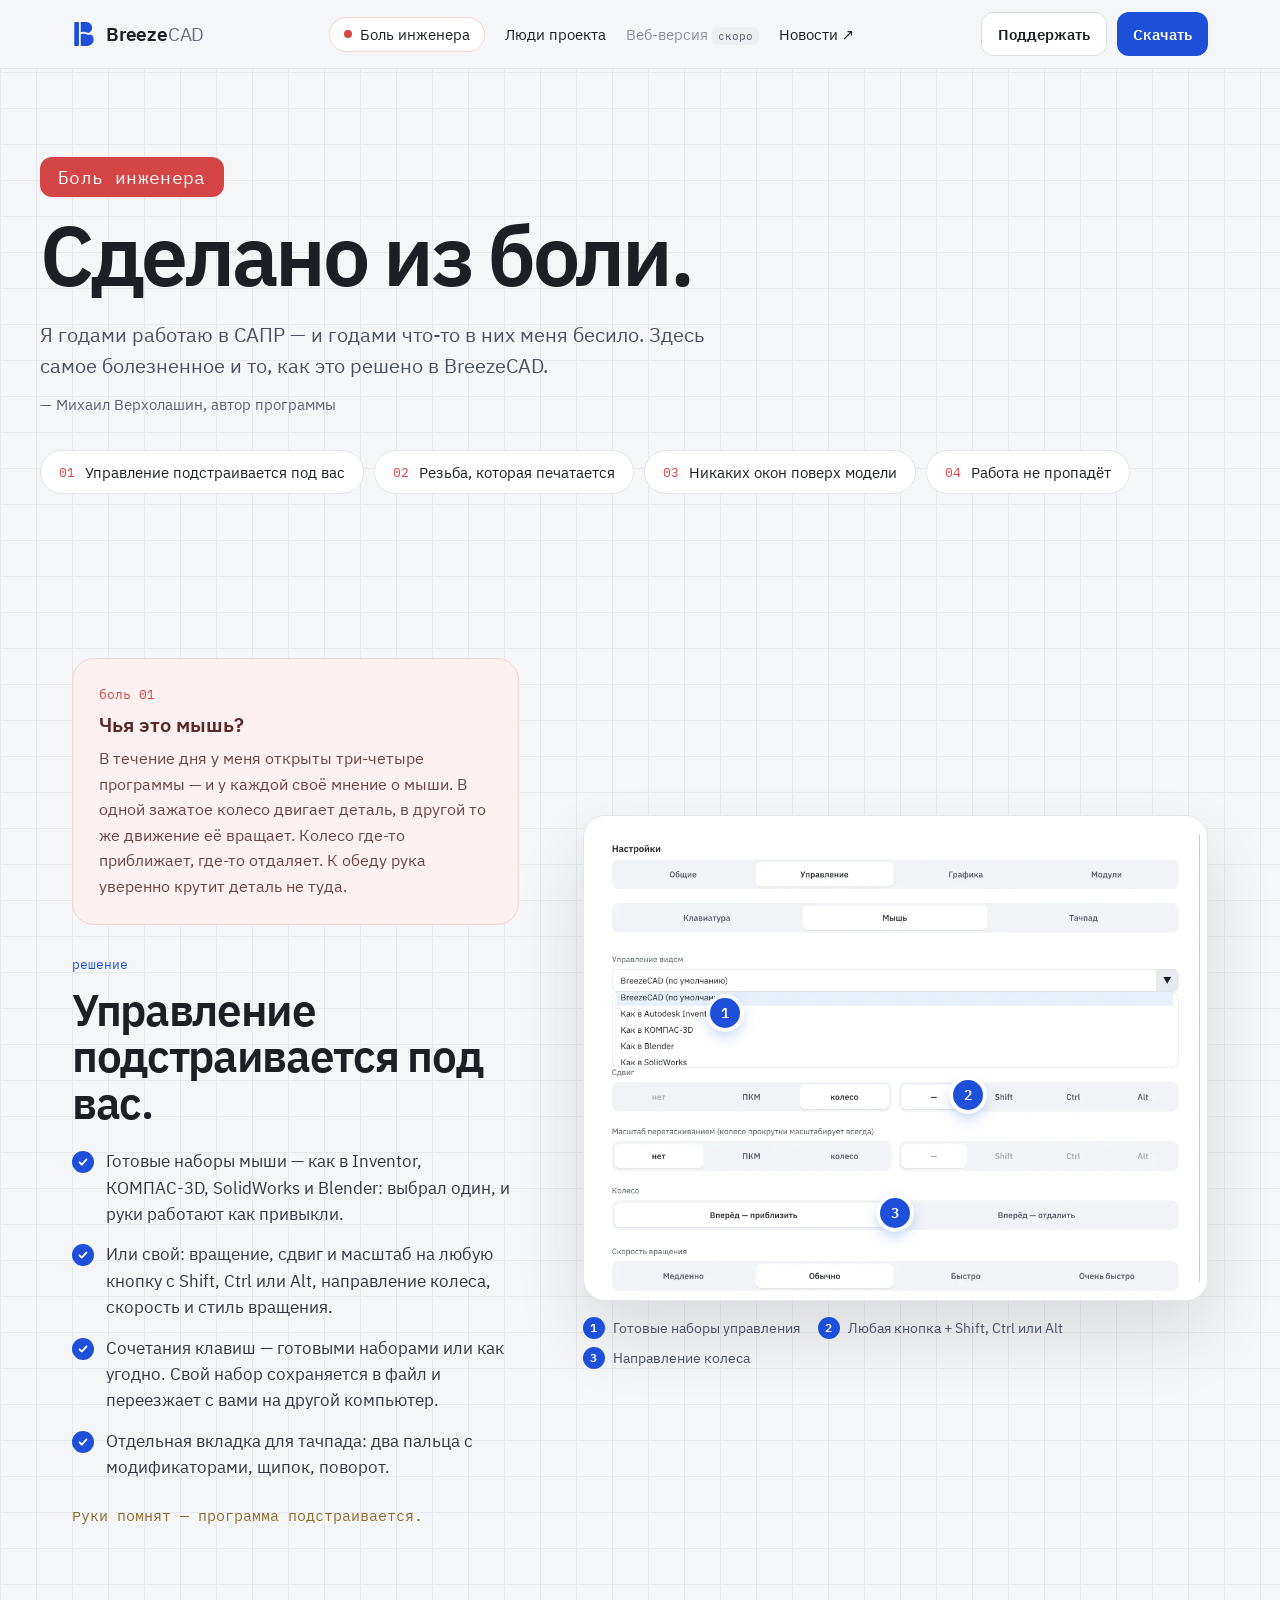
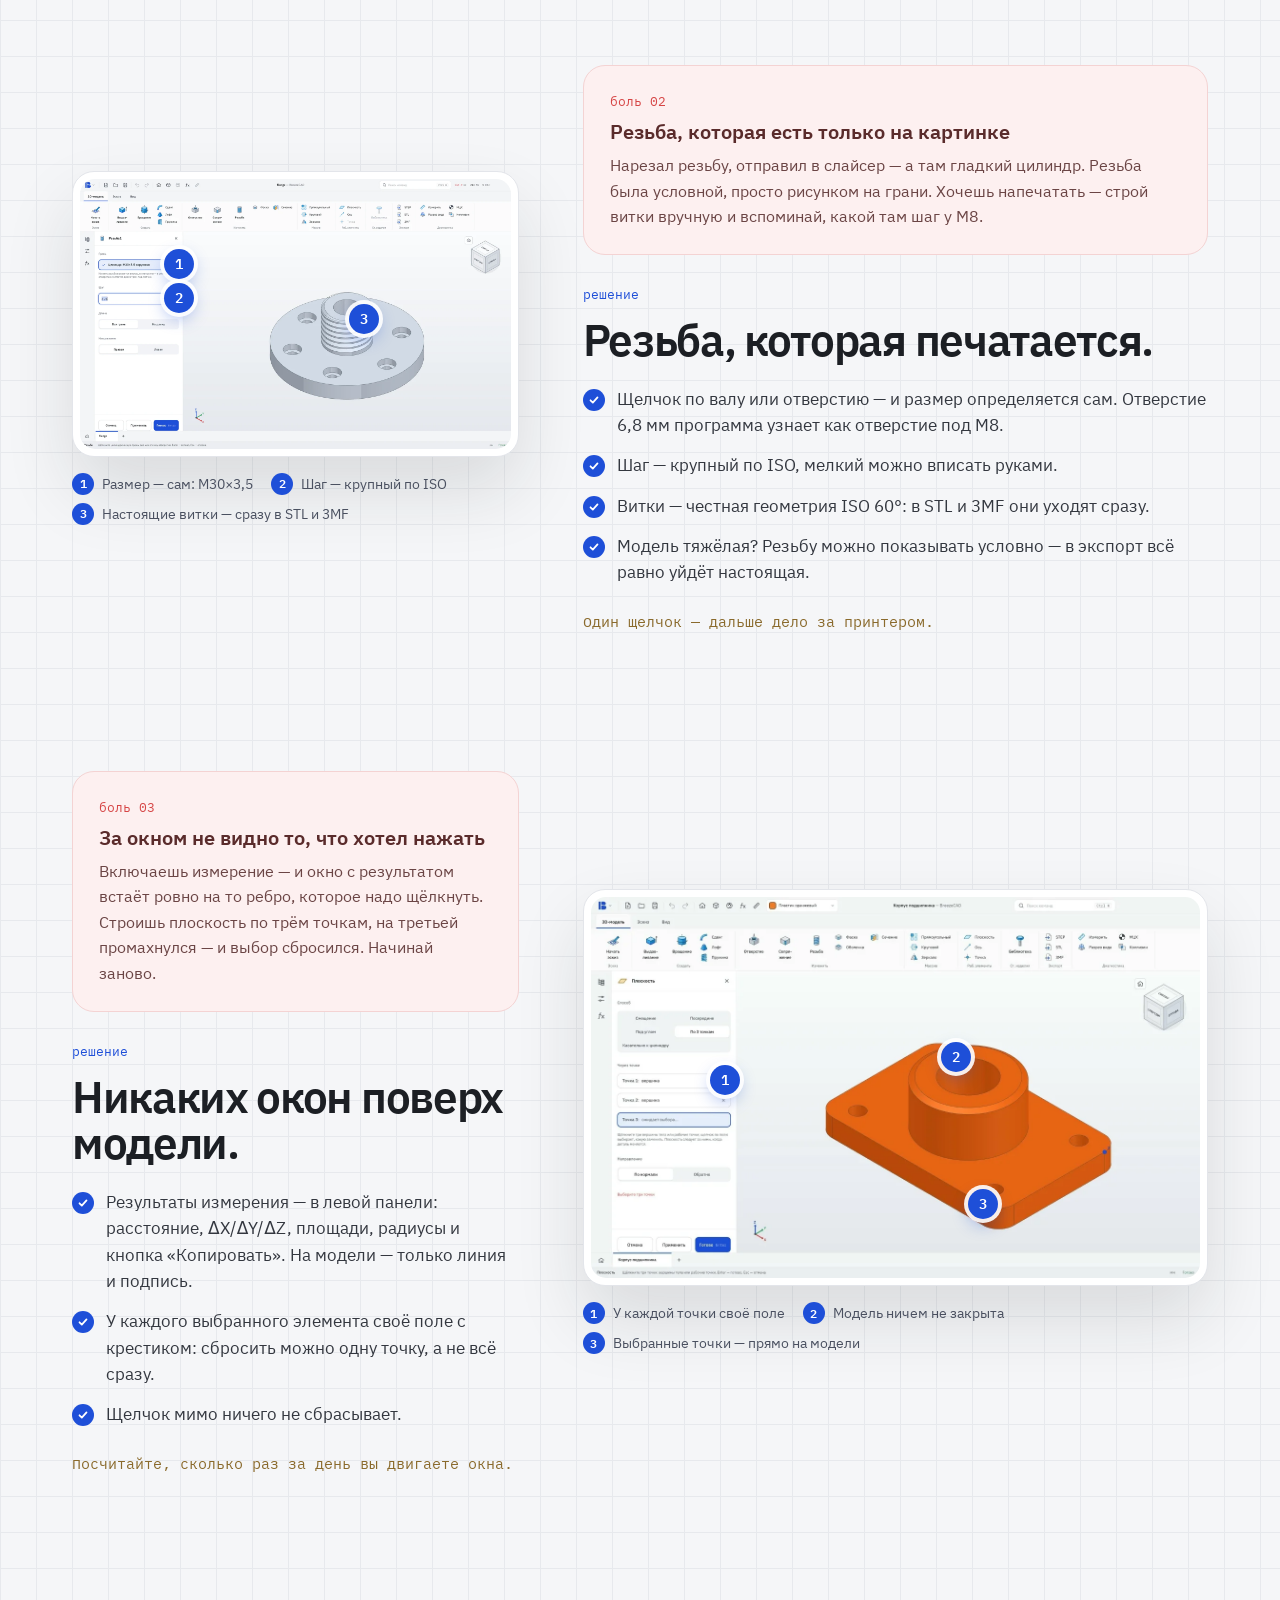
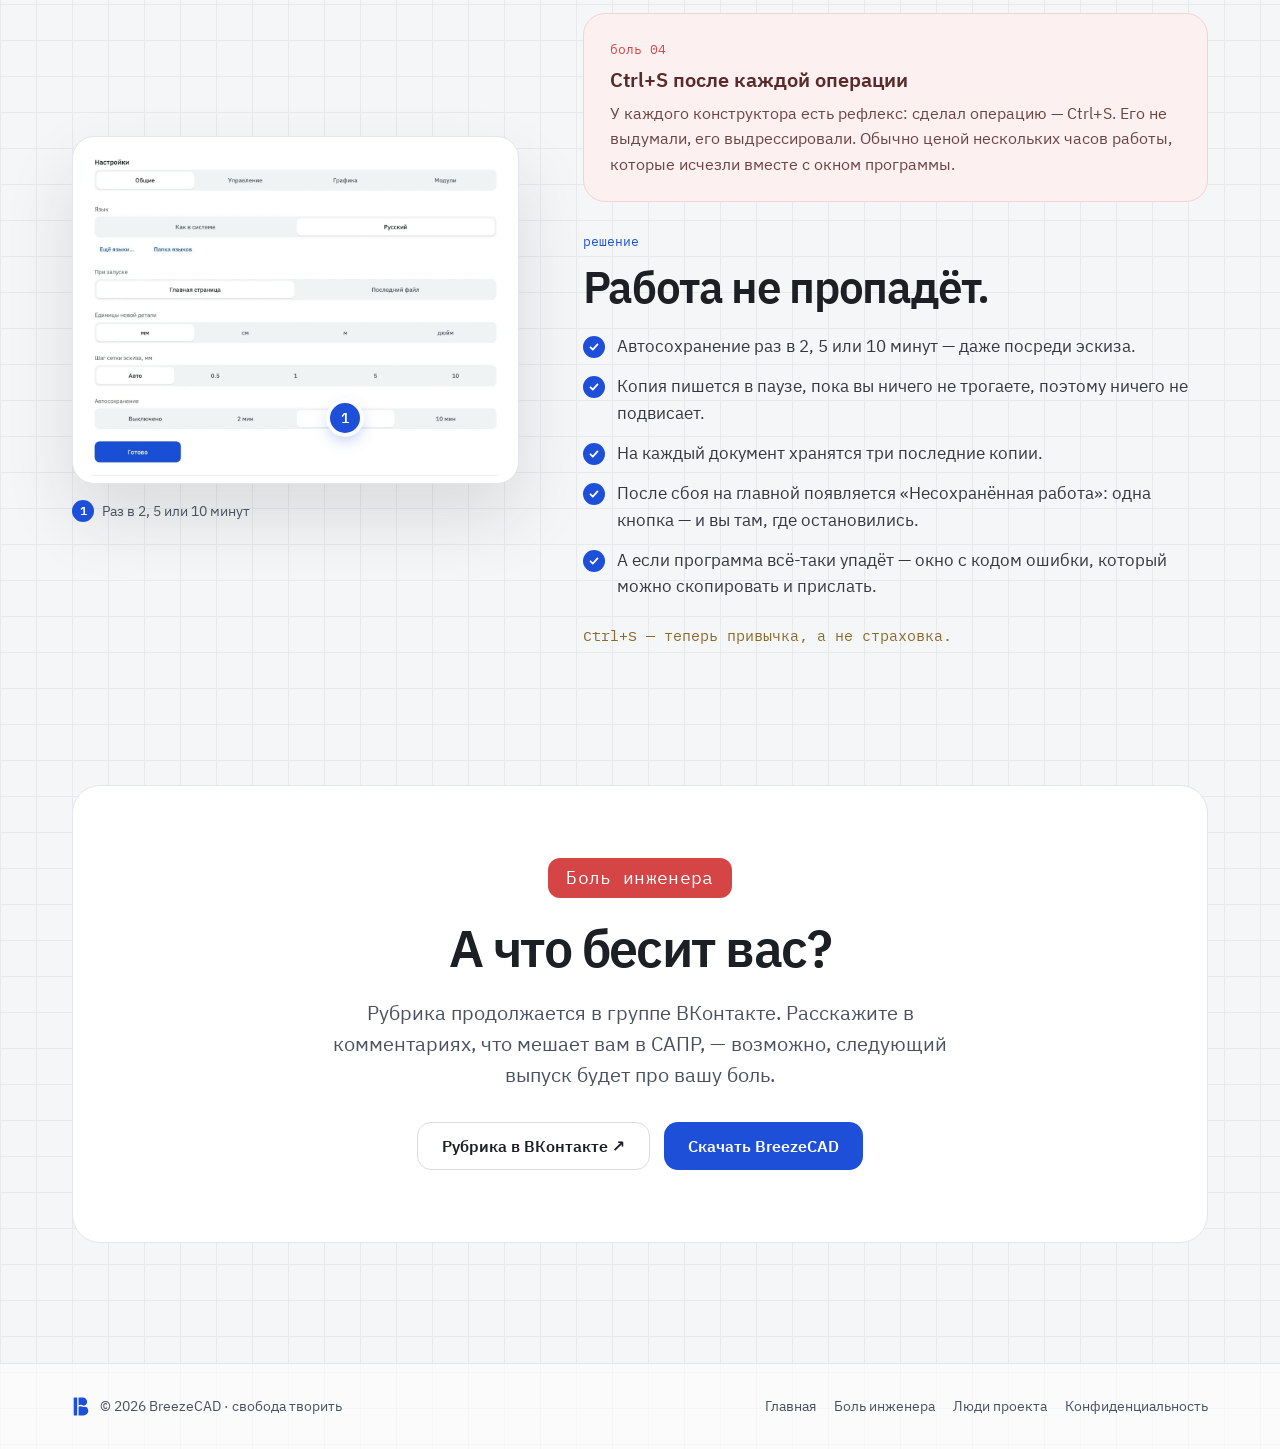
<file: pain.html>
<!doctype html>
<html lang="ru">
<head>
<meta charset="utf-8">
<meta name="viewport" content="width=device-width, initial-scale=1">
<title>Боль инженера — BreezeCAD</title>
<meta name="description" content="Что годами бесило инженера в САПР — и как это решено в BreezeCAD.">
<meta name="theme-color" content="#f5f6f8">
<link rel="icon" href="favicon.svg" type="image/svg+xml">
<meta property="og:type" content="website">
<meta property="og:title" content="Боль инженера — BreezeCAD">
<meta property="og:description" content="Что годами бесило инженера в САПР — и как это решено в BreezeCAD.">
<meta property="og:image" content="https://breezecad.ru/assets/img/og.jpg">
<link rel="stylesheet" href="assets/pages.css">
<style>
.chips{display:flex;flex-wrap:wrap;gap:10px;margin-top:36px}
.chips a{display:inline-flex;align-items:center;gap:10px;min-height:44px;padding:0 18px;border-radius:999px;background:#fff;border:1px solid var(--line);color:var(--ink);text-decoration:none;font-size:15px}
.chips a span{font:13px 'IBM Plex Mono',monospace;color:var(--red)}
.chips a:hover{border-color:var(--red-line);color:var(--ink)}
.ep{display:grid;grid-template-columns:minmax(0,5fr) minmax(0,7fr);gap:64px;align-items:center;padding-top:140px}
.ep.flip .ep-text{order:2}
.pain{background:var(--red-bg);border:1px solid var(--red-line);border-radius:22px;padding:24px 26px}
.pain-tag{font-size:13px;color:var(--red)}
.pain h3{margin:8px 0 8px;font-size:20px;color:#5a2b2b}
.pain p{margin:0;font-size:16px;line-height:1.6;color:#6b4545}
.fix{margin-top:28px}
.fix-tag{font-size:13px;color:var(--blue)}
.fix .h2{font-size:44px;color:var(--ink)}
.checks{list-style:none;margin:22px 0 0;padding:0;display:flex;flex-direction:column;gap:14px}
.checks li{position:relative;padding-left:34px;font-size:17px;line-height:1.55;color:#33373f}
.checks li::before{content:"";position:absolute;left:0;top:3px;width:22px;height:22px;border-radius:50%;background:var(--blue) url("data:image/svg+xml,%3Csvg xmlns='http://www.w3.org/2000/svg' viewBox='0 0 24 24' fill='none' stroke='white' stroke-width='3' stroke-linecap='round' stroke-linejoin='round'%3E%3Cpath d='M6 12.5l4 4 8-9'/%3E%3C/svg%3E") center/14px no-repeat}
.punch{margin:26px 0 0;font-size:15px;color:var(--gold)}
.ep-shot{margin:0}
.frame{background:#fff;border:1px solid var(--line);border-radius:22px;padding:7px;box-shadow:0 34px 70px rgba(28,31,36,.12)}
.pic{position:relative;border-radius:15px;overflow:hidden}
.pic img{display:block;width:100%;height:auto}
.dot{position:absolute;width:30px;height:30px;margin:-15px 0 0 -15px;border-radius:50%;background:var(--blue);color:#fff;font:600 14px 'IBM Plex Sans',sans-serif;display:flex;align-items:center;justify-content:center;box-shadow:0 0 0 4px rgba(255,255,255,.9),0 6px 16px rgba(30,79,216,.35)}
.dot::after{content:"";position:absolute;inset:-4px;border-radius:50%;border:2px solid var(--blue);animation:ping 2.4s ease-out infinite;opacity:0}
@keyframes ping{0%{transform:scale(.9);opacity:.7}70%{transform:scale(1.9);opacity:0}100%{opacity:0}}
.legend{list-style:none;margin:16px 0 0;padding:0;display:flex;flex-wrap:wrap;gap:8px 18px}
.legend li{display:flex;align-items:center;gap:8px;font-size:14px;color:var(--ink2)}
.num{flex-shrink:0;width:22px;height:22px;border-radius:50%;background:var(--blue);color:#fff;font:600 12px 'IBM Plex Sans',sans-serif;display:inline-flex;align-items:center;justify-content:center}
.final{margin-top:140px;text-align:center;padding:72px 32px}
@media (max-width:980px){
.ep{grid-template-columns:minmax(0,1fr);gap:32px;padding-top:96px}
.ep.flip .ep-text{order:0}
.fix .h2{font-size:36px}
}
@media (max-width:600px){
.fix .h2{font-size:30px}
.dot{width:24px;height:24px;margin:-12px 0 0 -12px;font-size:12px}
.final{padding:48px 20px}
}
@media (prefers-reduced-motion: reduce){.dot::after{display:none}}
</style>
</head>
<body>
<header class="hdr"><div class="wrap">
<a class="brand" href="./" aria-label="BreezeCAD — на главную"><img src="assets/mark.svg" width="24" height="28" alt=""><b>Breeze<span>CAD</span></b><span class="tag">— свобода творить</span></a>
<nav class="nav" aria-label="Разделы">
<a href="pain.html" class="pill" aria-current="page">Боль инженера</a>
<a href="people.html">Люди проекта</a>
<span class="soon">Веб-версия <span>скоро</span></span>
<a href="https://vk.ru/breezecad" target="_blank" rel="noopener">Новости ↗</a>
</nav>
<div style="display:flex;gap:10px;flex-shrink:0">
<a class="btn btn-ghost hbtn" href="https://boosty.to/breezecad" target="_blank" rel="noopener">Поддержать</a>
<a class="btn btn-blue hbtn" href="./#download">Скачать</a>
</div>
</div></header>
<main>
<section class="wrap hero">
<span class="redtag in">Боль инженера</span>
<h1 class="h1 in d1">Сделано из боли.</h1>
<p class="lead in d2">Я годами работаю в САПР — и годами что-то в них меня бесило. Здесь самое болезненное и то, как это решено в BreezeCAD.</p>
<p class="in d2" style="margin:14px 0 0;font-size:15px;color:var(--muted)">— Михаил Верхолашин, автор программы</p>
<nav class="chips in d3" aria-label="Выпуски">
<a href="#controls"><span>01</span>Управление подстраивается под вас</a>
<a href="#thread"><span>02</span>Резьба, которая печатается</a>
<a href="#windows"><span>03</span>Никаких окон поверх модели</a>
<a href="#autosave"><span>04</span>Работа не пропадёт</a>
</nav>
</section>
<section id="controls" class="ep wrap">
<div class="ep-text">
<div class="pain rv">
<span class="pain-tag mono">боль 01</span>
<h3>Чья это мышь?</h3>
<p>В течение дня у меня открыты три-четыре программы — и у каждой своё мнение о мыши. В одной зажатое колесо двигает деталь, в другой то же движение её вращает. Колесо где-то приближает, где-то отдаляет. К обеду рука уверенно крутит деталь не туда.</p>
</div>
<div class="fix rv">
<span class="fix-tag mono">решение</span>
<h2 class="h2">Управление подстраивается под вас.</h2>
<ul class="checks">
<li>Готовые наборы мыши — как в Inventor, КОМПАС-3D, SolidWorks и Blender: выбрал один, и руки работают как привыкли.</li>
<li>Или свой: вращение, сдвиг и масштаб на любую кнопку с Shift, Ctrl или Alt, направление колеса, скорость и стиль вращения.</li>
<li>Сочетания клавиш — готовыми наборами или как угодно. Свой набор сохраняется в файл и переезжает с вами на другой компьютер.</li>
<li>Отдельная вкладка для тачпада: два пальца с модификаторами, щипок, поворот.</li>
</ul>
<p class="punch mono">Руки помнят — программа подстраивается.</p>
</div>
</div>
<figure class="ep-shot zm">
<div class="frame"><div class="pic"><img src="assets/img/pain-controls.webp" width="1051" height="811" alt="Настройки управления мышью: список готовых наборов и выбор кнопок" loading="lazy">
<span class="dot" style="left:22%;top:40.5%" aria-hidden="true">1</span>
<span class="dot" style="left:62%;top:58%" aria-hidden="true">2</span>
<span class="dot" style="left:50%;top:83%" aria-hidden="true">3</span>
</div></div>
<figcaption><ol class="legend">
<li><span class="num">1</span>Готовые наборы управления</li>
<li><span class="num">2</span>Любая кнопка + Shift, Ctrl или Alt</li>
<li><span class="num">3</span>Направление колеса</li>
</ol></figcaption>
</figure>
</section>
<section id="thread" class="ep wrap flip">
<div class="ep-text">
<div class="pain rv">
<span class="pain-tag mono">боль 02</span>
<h3>Резьба, которая есть только на картинке</h3>
<p>Нарезал резьбу, отправил в слайсер — а там гладкий цилиндр. Резьба была условной, просто рисунком на грани. Хочешь напечатать — строй витки вручную и вспоминай, какой там шаг у M8.</p>
</div>
<div class="fix rv">
<span class="fix-tag mono">решение</span>
<h2 class="h2">Резьба, которая печатается.</h2>
<ul class="checks">
<li>Щелчок по валу или отверстию — и размер определяется сам. Отверстие 6,8 мм программа узнает как отверстие под M8.</li>
<li>Шаг — крупный по ISO, мелкий можно вписать руками.</li>
<li>Витки — честная геометрия ISO 60°: в STL и 3MF они уходят сразу.</li>
<li>Модель тяжёлая? Резьбу можно показывать условно — в экспорт всё равно уйдёт настоящая.</li>
</ul>
<p class="punch mono">Один щелчок — дальше дело за принтером.</p>
</div>
</div>
<figure class="ep-shot zm">
<div class="frame"><div class="pic"><img src="assets/img/thread.webp" width="1600" height="1000" alt="Инструмент «Резьба»: размер M30×3,5 определён сам, на валу настоящие витки" loading="lazy">
<span class="dot" style="left:23%;top:31.5%" aria-hidden="true">1</span>
<span class="dot" style="left:23%;top:44%" aria-hidden="true">2</span>
<span class="dot" style="left:66%;top:52%" aria-hidden="true">3</span>
</div></div>
<figcaption><ol class="legend">
<li><span class="num">1</span>Размер — сам: M30×3,5</li>
<li><span class="num">2</span>Шаг — крупный по ISO</li>
<li><span class="num">3</span>Настоящие витки — сразу в STL и 3MF</li>
</ol></figcaption>
</figure>
</section>
<section id="windows" class="ep wrap">
<div class="ep-text">
<div class="pain rv">
<span class="pain-tag mono">боль 03</span>
<h3>За окном не видно то, что хотел нажать</h3>
<p>Включаешь измерение — и окно с результатом встаёт ровно на то ребро, которое надо щёлкнуть. Строишь плоскость по трём точкам, на третьей промахнулся — и выбор сбросился. Начинай заново.</p>
</div>
<div class="fix rv">
<span class="fix-tag mono">решение</span>
<h2 class="h2">Никаких окон поверх модели.</h2>
<ul class="checks">
<li>Результаты измерения — в левой панели: расстояние, ΔX/ΔY/ΔZ, площади, радиусы и кнопка «Копировать». На модели — только линия и подпись.</li>
<li>У каждого выбранного элемента своё поле с крестиком: сбросить можно одну точку, а не всё сразу.</li>
<li>Щелчок мимо ничего не сбрасывает.</li>
</ul>
<p class="punch mono">Посчитайте, сколько раз за день вы двигаете окна.</p>
</div>
</div>
<figure class="ep-shot zm">
<div class="frame"><div class="pic"><img src="assets/img/pain-windows.webp" width="1280" height="800" alt="Плоскость по трём точкам: две точки выбраны, третья ждёт, модель ничем не закрыта" loading="lazy">
<span class="dot" style="left:22%;top:48%" aria-hidden="true">1</span>
<span class="dot" style="left:60%;top:42%" aria-hidden="true">2</span>
<span class="dot" style="left:64.4%;top:80.6%" aria-hidden="true">3</span>
</div></div>
<figcaption><ol class="legend">
<li><span class="num">1</span>У каждой точки своё поле</li>
<li><span class="num">2</span>Модель ничем не закрыта</li>
<li><span class="num">3</span>Выбранные точки — прямо на модели</li>
</ol></figcaption>
</figure>
</section>
<section id="autosave" class="ep wrap flip">
<div class="ep-text">
<div class="pain rv">
<span class="pain-tag mono">боль 04</span>
<h3>Ctrl+S после каждой операции</h3>
<p>У каждого конструктора есть рефлекс: сделал операцию — Ctrl+S. Его не выдумали, его выдрессировали. Обычно ценой нескольких часов работы, которые исчезли вместе с окном программы.</p>
</div>
<div class="fix rv">
<span class="fix-tag mono">решение</span>
<h2 class="h2">Работа не пропадёт.</h2>
<ul class="checks">
<li>Автосохранение раз в 2, 5 или 10 минут — даже посреди эскиза.</li>
<li>Копия пишется в паузе, пока вы ничего не трогаете, поэтому ничего не подвисает.</li>
<li>На каждый документ хранятся три последние копии.</li>
<li>После сбоя на главной появляется «Несохранённая работа»: одна кнопка — и вы там, где остановились.</li>
<li>А если программа всё-таки упадёт — окно с кодом ошибки, который можно скопировать и прислать.</li>
</ul>
<p class="punch mono">Ctrl+S — теперь привычка, а не страховка.</p>
</div>
</div>
<figure class="ep-shot zm">
<div class="frame"><div class="pic"><img src="assets/img/pain-autosave.webp" width="1210" height="934" alt="Настройки: автосохранение каждые 5 минут" loading="lazy">
<span class="dot" style="left:61.5%;top:82.5%" aria-hidden="true">1</span>
</div></div>
<figcaption><ol class="legend">
<li><span class="num">1</span>Раз в 2, 5 или 10 минут</li>
</ol></figcaption>
</figure>
</section>
<section class="wrap">
<div class="card final rv">
<span class="redtag">Боль инженера</span>
<h2 class="h2" style="margin-top:22px">А что бесит вас?</h2>
<p class="lead" style="margin-left:auto;margin-right:auto">Рубрика продолжается в группе ВКонтакте. Расскажите в комментариях, что мешает вам в САПР, — возможно, следующий выпуск будет про вашу боль.</p>
<div style="display:flex;gap:14px;justify-content:center;flex-wrap:wrap;margin-top:32px">
<a class="btn btn-ghost" href="https://vk.ru/breezecad" target="_blank" rel="noopener">Рубрика в ВКонтакте ↗</a>
<a class="btn btn-blue" href="./#download">Скачать BreezeCAD</a>
</div>
</div>
</section>
</main>
<footer class="ftr"><div class="wrap">
<div style="display:flex;align-items:center;gap:10px"><img src="assets/mark.svg" width="18" height="21" alt=""><span>© 2026 BreezeCAD · свобода творить</span></div>
<nav aria-label="Страницы"><a href="./">Главная</a><a href="pain.html">Боль инженера</a><a href="people.html">Люди проекта</a><a href="privacy.html">Конфиденциальность</a></nav>
</div></footer>
</body>
</html>
</file>
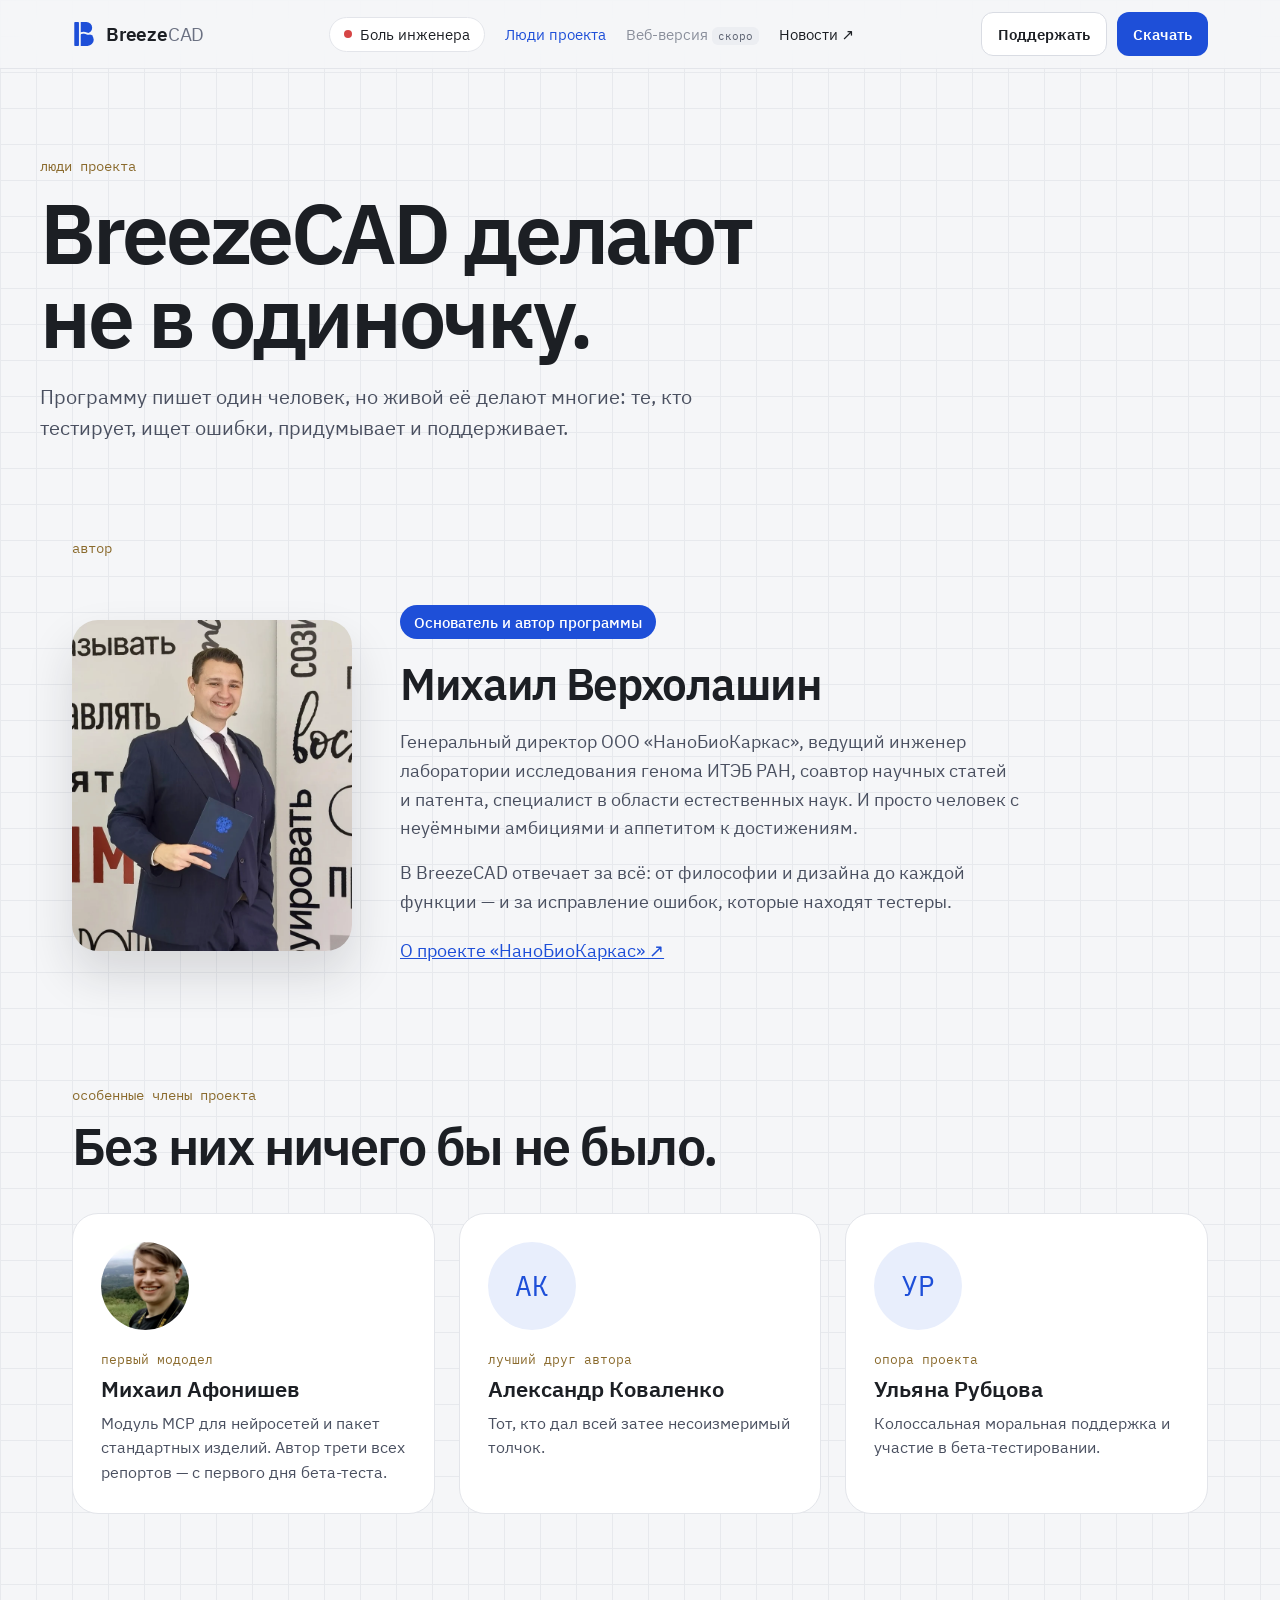
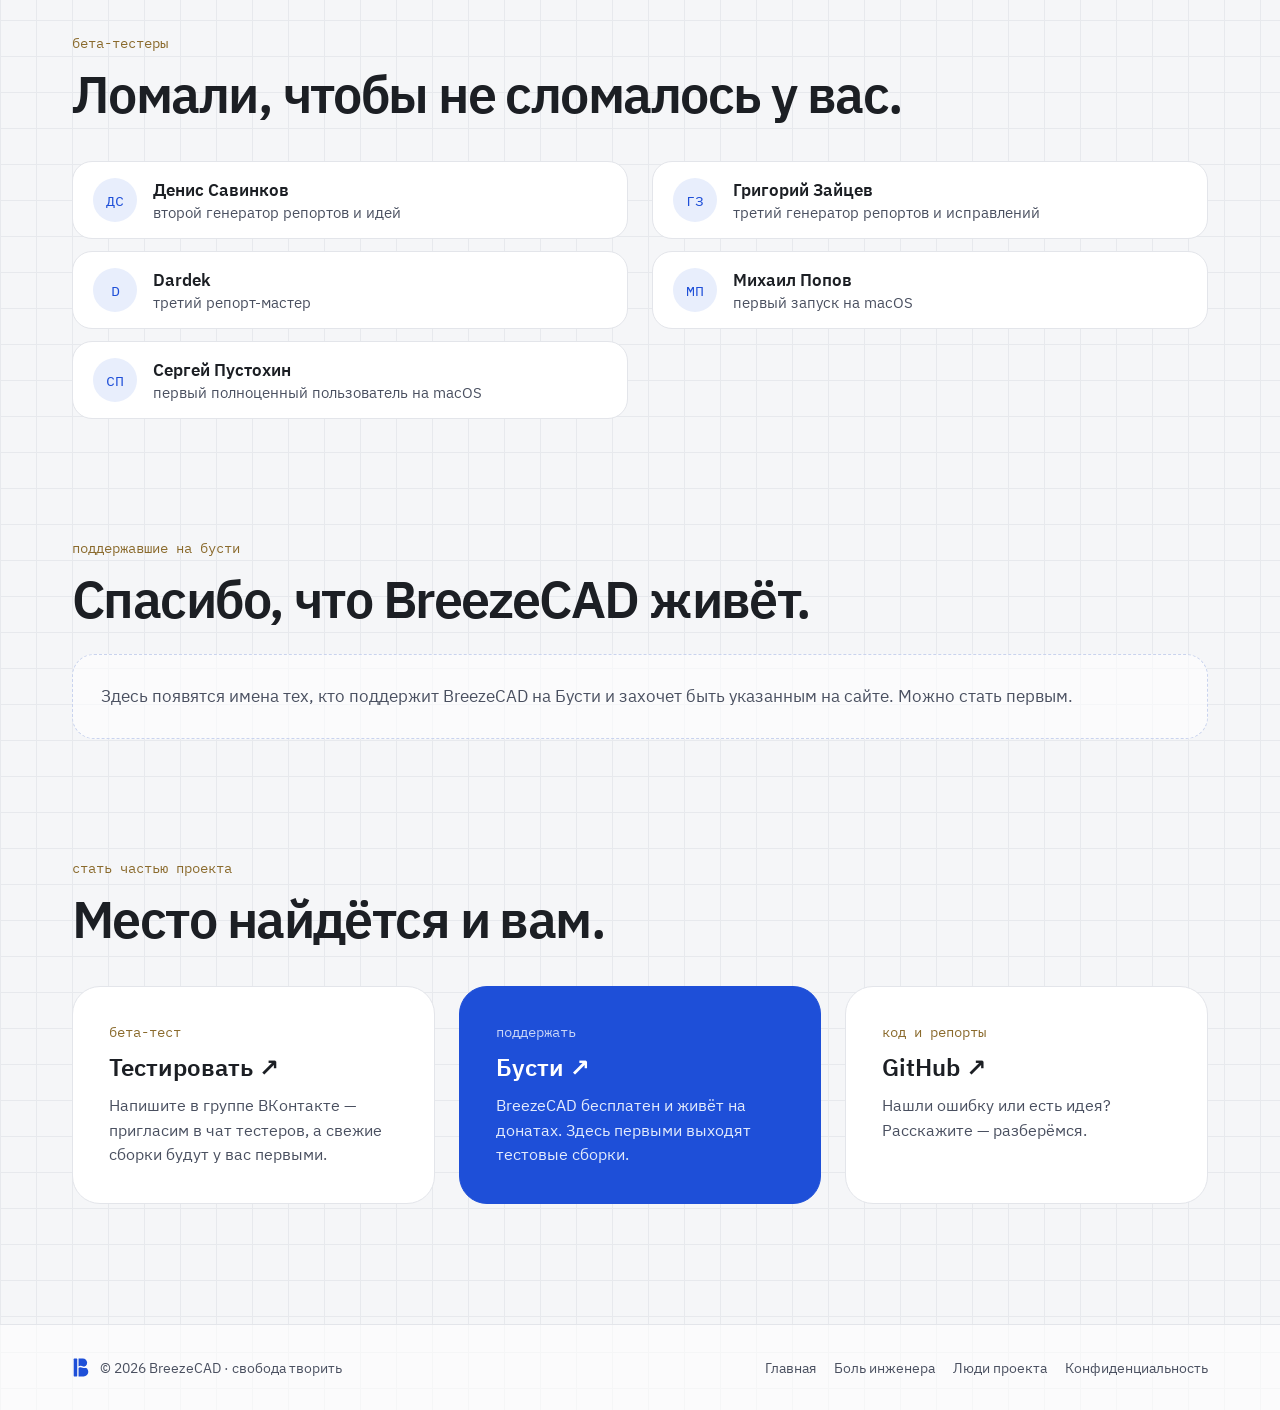
<file: people.html>
<!doctype html>
<html lang="ru">
<head>
<meta charset="utf-8">
<meta name="viewport" content="width=device-width, initial-scale=1">
<title>Люди проекта — BreezeCAD</title>
<meta name="description" content="Автор BreezeCAD, особенные члены проекта, бета-тестеры и все, кто поддерживает программу.">
<meta name="theme-color" content="#f5f6f8">
<link rel="icon" href="favicon.svg" type="image/svg+xml">
<meta property="og:type" content="website">
<meta property="og:title" content="Люди проекта — BreezeCAD">
<meta property="og:description" content="Автор BreezeCAD, особенные члены проекта, бета-тестеры и все, кто поддерживает программу.">
<meta property="og:image" content="https://breezecad.ru/assets/img/og.jpg">
<link rel="stylesheet" href="assets/pages.css">
<style>
.author{display:grid;grid-template-columns:280px minmax(0,1fr);gap:48px;align-items:center;margin-top:48px}
.author img{display:block;width:100%;height:auto;aspect-ratio:376/444;object-fit:cover;border-radius:26px;box-shadow:0 24px 48px rgba(28,31,36,.14)}
.badge{display:inline-flex;align-items:center;min-height:34px;padding:0 14px;border-radius:999px;background:var(--blue);color:#fff;font-weight:500;font-size:15px}
.author h2{margin:16px 0 0;font-size:44px;letter-spacing:-.03em}
.author p{margin:16px 0 0;font-size:18px;line-height:1.6;color:var(--ink2);max-width:620px}
.persons{display:grid;grid-template-columns:repeat(3,minmax(0,1fr));gap:24px;margin-top:40px}
.person{background:#fff;border:1px solid var(--line);border-radius:26px;padding:28px;display:flex;flex-direction:column;gap:18px}
.person .av{width:88px;height:88px}
.role{font-size:13px;color:var(--gold)}
.person h3{margin:6px 0 8px;font-size:22px}
.person p{margin:0;font-size:16px;line-height:1.55;color:var(--ink2)}
.av{display:inline-flex;align-items:center;justify-content:center;border-radius:50%;object-fit:cover;background:#e8eefc;color:var(--blue);font-size:28px;flex-shrink:0}
.testers{list-style:none;margin:40px 0 0;padding:0;display:grid;grid-template-columns:repeat(2,minmax(0,1fr));gap:12px 24px}
.testers li{display:flex;align-items:center;gap:16px;background:#fff;border:1px solid var(--line);border-radius:20px;padding:16px 20px}
.testers .av{width:44px;height:44px;font-size:15px}
.testers b{display:block;font-size:17px}
.testers span:not(.av){display:block;margin-top:2px;font-size:15px;color:var(--ink2)}
.names{list-style:none;margin:32px 0 0;padding:0;display:flex;flex-wrap:wrap;gap:10px}
.names li{padding:10px 16px;border-radius:999px;background:#fff;border:1px solid var(--line)}
.empty{margin:28px 0 0;padding:28px;border:1.5px dashed #c9d3ee;border-radius:22px;color:var(--ink2);font-size:17px;line-height:1.55;background:rgba(255,255,255,.6)}
.join{display:grid;grid-template-columns:repeat(3,minmax(0,1fr));gap:24px;margin-top:40px}
.join a{display:flex;flex-direction:column;gap:10px;text-decoration:none;color:var(--ink)}
.join .t{font-size:24px;font-weight:600}
.join .d{color:var(--ink2);line-height:1.55}
.join a.hi{background:var(--blue);border-color:var(--blue);color:#fff}
.join a.hi .d{color:#e3ebfc}.join a.hi .kick{color:#c9d6f7}
@media (max-width:980px){
.author{grid-template-columns:200px minmax(0,1fr);gap:32px}
.persons,.join{grid-template-columns:minmax(0,1fr)}
.person{flex-direction:row;align-items:flex-start}
.person .av{width:64px;height:64px;font-size:22px}
.author h2{font-size:36px}
}
@media (max-width:600px){
.author{grid-template-columns:minmax(0,1fr)}
.author img{max-width:260px}
.testers{grid-template-columns:minmax(0,1fr)}
}
</style>
</head>
<body>
<header class="hdr"><div class="wrap">
<a class="brand" href="./" aria-label="BreezeCAD — на главную"><img src="assets/mark.svg" width="24" height="28" alt=""><b>Breeze<span>CAD</span></b><span class="tag">— свобода творить</span></a>
<nav class="nav" aria-label="Разделы">
<a href="pain.html" class="pill">Боль инженера</a>
<a href="people.html" aria-current="page">Люди проекта</a>
<span class="soon">Веб-версия <span>скоро</span></span>
<a href="https://vk.ru/breezecad" target="_blank" rel="noopener">Новости ↗</a>
</nav>
<div style="display:flex;gap:10px;flex-shrink:0">
<a class="btn btn-ghost hbtn" href="https://boosty.to/breezecad" target="_blank" rel="noopener">Поддержать</a>
<a class="btn btn-blue hbtn" href="./#download">Скачать</a>
</div>
</div></header>
<main>
<section class="wrap hero">
<p class="kick in">люди проекта</p>
<h1 class="h1 in d1">BreezeCAD делают<br>не в одиночку.</h1>
<p class="lead in d2">Программу пишет один человек, но живой её делают многие: те, кто тестирует, ищет ошибки, придумывает и поддерживает.</p>
</section>

<section class="wrap sec" style="padding-top:72px">
<p class="kick rv">автор</p>
<div class="author rv">
<img src="assets/img/author-verkholashin.webp" width="376" height="444" alt="Михаил Верхолашин">
<div>
<span class="badge">Основатель и автор программы</span>
<h2>Михаил Верхолашин</h2>
<p>Генеральный директор ООО «НаноБиоКаркас», ведущий инженер лаборатории исследования генома ИТЭБ РАН, соавтор научных статей и патента, специалист в области естественных наук. И просто человек с неуёмными амбициями и аппетитом к достижениям.</p>
<p>В BreezeCAD отвечает за всё: от философии и дизайна до каждой функции — и за исправление ошибок, которые находят тестеры.</p>
<p style="margin-top:20px"><a href="https://nanobiokarkas.ru/" target="_blank" rel="noopener">О проекте «НаноБиоКаркас» ↗</a></p>
</div>
</div>
</section>

<section class="wrap sec">
<p class="kick rv">особенные члены проекта</p>
<h2 class="h2 rv">Без них ничего бы не было.</h2>
<div class="persons">
<!-- Михаил Афонишев -->
<article class="person rv"><img class="av" src="assets/img/author-afonishev.webp" width="88" height="88" alt="" loading="lazy"><div><span class="role mono">первый мододел</span><h3>Михаил Афонишев</h3><p>Модуль MCP для нейросетей и пакет стандартных изделий. Автор трети всех репортов — с первого дня бета-теста.</p></div></article>
<!-- Александр Коваленко -->
<article class="person rv"><span class="av mono" aria-hidden="true">АК</span><div><span class="role mono">лучший друг автора</span><h3>Александр Коваленко</h3><p>Тот, кто дал всей затее несоизмеримый толчок.</p></div></article>
<!-- Ульяна Рубцова -->
<article class="person rv"><span class="av mono" aria-hidden="true">УР</span><div><span class="role mono">опора проекта</span><h3>Ульяна Рубцова</h3><p>Колоссальная моральная поддержка и участие в бета-тестировании.</p></div></article>
</div>
</section>

<section class="wrap sec">
<p class="kick rv">бета-тестеры</p>
<h2 class="h2 rv">Ломали, чтобы не сломалось у вас.</h2>
<!-- Чтобы добавить тестера: скопируйте строку <li>…</li> и поменяйте имя, буквы в кружке и подпись -->
<ul class="testers rv">
<li><span class="av mono" aria-hidden="true">ДС</span><div><b>Денис Савинков</b><span>второй генератор репортов и идей</span></div></li>
<li><span class="av mono" aria-hidden="true">ГЗ</span><div><b>Григорий Зайцев</b><span>третий генератор репортов и исправлений</span></div></li>
<li><span class="av mono" aria-hidden="true">D</span><div><b>Dardek</b><span>третий репорт-мастер</span></div></li>
<li><span class="av mono" aria-hidden="true">МП</span><div><b>Михаил Попов</b><span>первый запуск на macOS</span></div></li>
<li><span class="av mono" aria-hidden="true">СП</span><div><b>Сергей Пустохин</b><span>первый полноценный пользователь на macOS</span></div></li>
</ul>
</section>

<section class="wrap sec">
<p class="kick rv">поддержавшие на бусти</p>
<h2 class="h2 rv">Спасибо, что BreezeCAD живёт.</h2>
<div class="rv">
<p class="empty">Здесь появятся имена тех, кто поддержит BreezeCAD на Бусти и захочет быть указанным на сайте. Можно стать первым.</p>
</div>
</section>

<section class="wrap sec">
<p class="kick rv">стать частью проекта</p>
<h2 class="h2 rv">Место найдётся и вам.</h2>
<div class="join">
<a class="card rv" href="https://vk.ru/breezecad" target="_blank" rel="noopener"><span class="kick">бета-тест</span><span class="t">Тестировать ↗</span><span class="d">Напишите в группе ВКонтакте — пригласим в чат тестеров, а свежие сборки будут у вас первыми.</span></a>
<a class="card rv hi" href="https://boosty.to/breezecad" target="_blank" rel="noopener"><span class="kick">поддержать</span><span class="t">Бусти ↗</span><span class="d">BreezeCAD бесплатен и живёт на донатах. Здесь первыми выходят тестовые сборки.</span></a>
<a class="card rv" href="https://github.com/MikeVerx/breezecad/issues" target="_blank" rel="noopener"><span class="kick">код и репорты</span><span class="t">GitHub ↗</span><span class="d">Нашли ошибку или есть идея? Расскажите — разберёмся.</span></a>
</div>
</section>
</main>
<footer class="ftr"><div class="wrap">
<div style="display:flex;align-items:center;gap:10px"><img src="assets/mark.svg" width="18" height="21" alt=""><span>© 2026 BreezeCAD · свобода творить</span></div>
<nav aria-label="Страницы"><a href="./">Главная</a><a href="pain.html">Боль инженера</a><a href="people.html">Люди проекта</a><a href="privacy.html">Конфиденциальность</a></nav>
</div></footer>
</body>
</html>
</file>
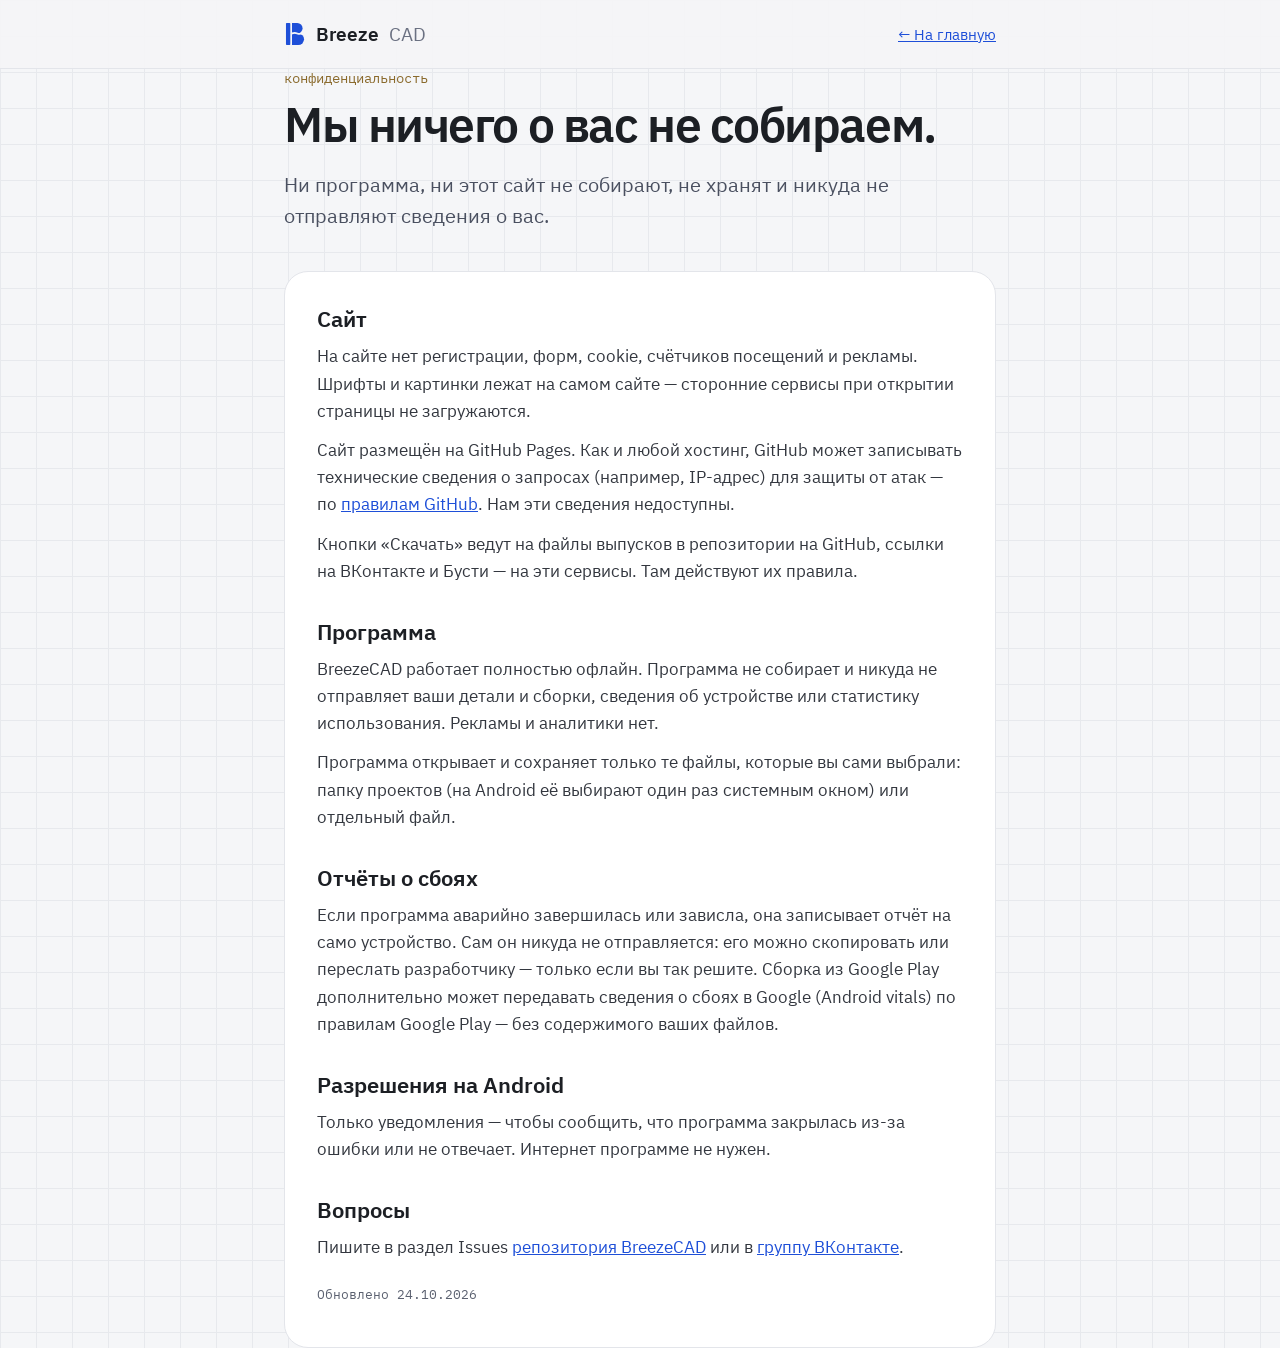
<file: privacy.html>
<!doctype html>
<html lang="ru">
<head>
<meta charset="utf-8">
<meta name="viewport" content="width=device-width, initial-scale=1">
<title>Конфиденциальность — BreezeCAD</title>
<meta name="description" content="BreezeCAD и этот сайт ничего о вас не собирают.">
<meta name="theme-color" content="#f5f6f8">
<link rel="icon" href="favicon.svg" type="image/svg+xml">
<style>
@font-face{font-family:'IBM Plex Sans';src:url(assets/fonts/IBMPlexSans-Regular.woff) format('woff');font-weight:400;font-display:swap}
@font-face{font-family:'IBM Plex Sans';src:url(assets/fonts/IBMPlexSans-SemiBold.woff) format('woff');font-weight:600 700;font-display:swap}
@font-face{font-family:'IBM Plex Mono';src:url(assets/fonts/IBMPlexMono-Regular.woff) format('woff');font-weight:400;font-display:swap}
*{box-sizing:border-box}
body{margin:0;font-family:'IBM Plex Sans',system-ui,sans-serif;color:#1c1f24;background-color:#f5f6f8;background-image:linear-gradient(#e7e9ed 1px,transparent 1px),linear-gradient(90deg,#e7e9ed 1px,transparent 1px);background-size:36px 36px;-webkit-text-size-adjust:100%}
a{color:#1e4fd8}a:hover{color:#163ea8}
header{border-bottom:1px solid #e3e5ea;background:rgba(245,246,248,.9)}
.wrap{max-width:760px;margin:0 auto;padding:0 24px}
.top{display:flex;align-items:center;justify-content:space-between;min-height:68px}
.brand{display:flex;align-items:center;gap:10px;text-decoration:none;color:#1c1f24;font-size:19px;font-weight:700}
.brand span{font-weight:400;color:#6b7182}
.back{font-size:15px}
main{padding:64px 0 96px}
.kick{margin:0;font:400 14px 'IBM Plex Mono',monospace;color:#8a6a2c}
h1{margin:12px 0 0;font-size:48px;line-height:1.05;letter-spacing:-.03em}
.lead{margin:20px 0 0;font-size:20px;line-height:1.55;color:#4a5060}
.card{margin-top:40px;background:#fff;border:1px solid #e3e5ea;border-radius:24px;padding:32px}
h2{margin:32px 0 10px;font-size:22px}
h2:first-child{margin-top:0}
p{margin:0 0 12px;font-size:17px;line-height:1.6;color:#33373f}
.muted{margin-top:24px;font:400 13px 'IBM Plex Mono',monospace;color:#5b6170}
@media (max-width:600px){h1{font-size:36px}.card{padding:22px}.wrap{padding:0 16px}}
</style>
</head>
<body>
<header><div class="wrap top">
<a class="brand" href="./"><img src="assets/mark.svg" width="22" height="26" alt="">Breeze<span>CAD</span></a>
<a class="back" href="./">← На главную</a>
</div></header>
<main class="wrap">
<p class="kick">конфиденциальность</p>
<h1>Мы ничего о вас не собираем.</h1>
<p class="lead">Ни программа, ни этот сайт не собирают, не хранят и никуда не отправляют сведения о вас.</p>

<div class="card">
<h2>Сайт</h2>
<p>На сайте нет регистрации, форм, cookie, счётчиков посещений и рекламы. Шрифты и картинки лежат на самом сайте — сторонние сервисы при открытии страницы не загружаются.</p>
<p>Сайт размещён на GitHub Pages. Как и любой хостинг, GitHub может записывать технические сведения о запросах (например, IP-адрес) для защиты от атак — по <a href="https://docs.github.com/ru/site-policy/privacy-policies/github-general-privacy-statement" target="_blank" rel="noopener">правилам GitHub</a>. Нам эти сведения недоступны.</p>
<p>Кнопки «Скачать» ведут на файлы выпусков в репозитории на GitHub, ссылки на ВКонтакте и Бусти — на эти сервисы. Там действуют их правила.</p>

<h2>Программа</h2>
<p>BreezeCAD работает полностью офлайн. Программа не собирает и никуда не отправляет ваши детали и сборки, сведения об устройстве или статистику использования. Рекламы и аналитики нет.</p>
<p>Программа открывает и сохраняет только те файлы, которые вы сами выбрали: папку проектов (на Android её выбирают один раз системным окном) или отдельный файл.</p>

<h2>Отчёты о сбоях</h2>
<p>Если программа аварийно завершилась или зависла, она записывает отчёт на само устройство. Сам он никуда не отправляется: его можно скопировать или переслать разработчику — только если вы так решите. Сборка из Google Play дополнительно может передавать сведения о сбоях в Google (Android vitals) по правилам Google Play — без содержимого ваших файлов.</p>

<h2>Разрешения на Android</h2>
<p>Только уведомления — чтобы сообщить, что программа закрылась из-за ошибки или не отвечает. Интернет программе не нужен.</p>

<h2>Вопросы</h2>
<p>Пишите в раздел Issues <a href="https://github.com/MikeVerx/breezecad/issues" target="_blank" rel="noopener">репозитория BreezeCAD</a> или в <a href="https://vk.ru/breezecad" target="_blank" rel="noopener">группу ВКонтакте</a>.</p>
<p class="muted">Обновлено 24.10.2026</p>
</div>
</main>
</body>
</html>
</file>
<file: assets/pages.css>
/* Shared styles for the inner pages (pain.html, people.html). */
@font-face{font-family:'IBM Plex Sans';src:url(fonts/IBMPlexSans-Regular.woff) format('woff');font-weight:400;font-display:swap}
@font-face{font-family:'IBM Plex Sans';src:url(fonts/IBMPlexSans-Medium.woff) format('woff');font-weight:500;font-display:swap}
@font-face{font-family:'IBM Plex Sans';src:url(fonts/IBMPlexSans-SemiBold.woff) format('woff');font-weight:600 700;font-display:swap}
@font-face{font-family:'IBM Plex Mono';src:url(fonts/IBMPlexMono-Regular.woff) format('woff');font-weight:400 500;font-display:swap}

:root{--ink:#1c1f24;--ink2:#4a5060;--muted:#5b6170;--line:#e3e5ea;--bg:#f5f6f8;--blue:#1e4fd8;--blue-dk:#163ea8;--gold:#8a6a2c;--red:#d64545;--red-bg:#fdf0f0;--red-line:#f4d3d3}
*{box-sizing:border-box}
html{scroll-behavior:smooth;scroll-padding-top:84px}
body{margin:0;font-family:'IBM Plex Sans',system-ui,sans-serif;color:var(--ink);background-color:var(--bg);background-image:linear-gradient(#e7e9ed 1px,transparent 1px),linear-gradient(90deg,#e7e9ed 1px,transparent 1px);background-size:36px 36px;-webkit-text-size-adjust:100%;overflow-x:clip}
a{color:var(--blue)}a:hover{color:var(--blue-dk)}
.mono{font-family:'IBM Plex Mono',ui-monospace,monospace}
.wrap{max-width:1200px;margin:0 auto;padding:0 32px}

/* header (same as the main page) */
.hdr{position:sticky;top:0;z-index:20;background:rgba(245,246,248,.84);backdrop-filter:blur(16px);-webkit-backdrop-filter:blur(16px);border-bottom:1px solid var(--line)}
.hdr .wrap{display:flex;align-items:center;justify-content:space-between;gap:16px;min-height:68px}
.brand{display:flex;align-items:center;gap:10px;text-decoration:none;color:var(--ink);flex-shrink:0}
.brand b{font-size:19px;letter-spacing:-.01em}.brand b span{font-weight:400;color:#6b7182}
.brand .tag{font-size:15px;color:var(--muted)}
.nav{display:flex;align-items:center;gap:22px}
.nav a{color:var(--ink);text-decoration:none;font-size:15px;padding:10px 2px;white-space:nowrap}
.nav .soon{white-space:nowrap}
.nav a:hover,.nav a[aria-current]{color:var(--blue)}
.nav .soon{color:#8b909c;font-size:15px}
.nav .soon span{font:11px 'IBM Plex Mono',monospace;padding:2px 6px;border-radius:6px;background:#eceef2;color:var(--muted)}
.pill{display:inline-flex;align-items:center;gap:8px;padding:7px 14px!important;border-radius:999px;background:#fff;border:1px solid var(--line)}
.pill::before{content:"";width:8px;height:8px;border-radius:50%;background:var(--red)}
.pill[aria-current]{border-color:var(--red-line);color:var(--ink)!important}
.btn{display:inline-flex;align-items:center;justify-content:center;gap:10px;min-height:48px;padding:0 24px;border-radius:14px;font-weight:600;font-size:16px;text-decoration:none;transition:transform .25s ease,background .25s ease,border-color .25s ease}
.btn:hover{transform:translateY(-2px)}
.btn-blue{background:var(--blue);color:#fff}.btn-blue:hover{background:var(--blue-dk);color:#fff}
.btn-ghost{background:#fff;color:var(--ink);border:1px solid #d9dce3}.btn-ghost:hover{color:var(--blue);border-color:var(--blue)}
.hbtn{min-height:44px;padding:0 16px;font-size:15px;border-radius:12px}

/* page hero */
.hero{padding:88px 0 24px}
.kick{margin:0;font:500 14px 'IBM Plex Mono',monospace;color:var(--gold)}
.h1{margin:16px 0 0;font-size:84px;line-height:1;letter-spacing:-.04em;font-weight:700}
.lead{margin:22px 0 0;font-size:20px;line-height:1.55;color:var(--ink2);max-width:680px}
.redtag{display:inline-flex;align-items:center;min-height:40px;padding:0 18px;border-radius:12px;background:var(--red);color:#fff;font:500 18px 'IBM Plex Mono',monospace;letter-spacing:.02em}
.sec{padding-top:120px}
.h2{margin:14px 0 0;font-size:52px;line-height:1.06;letter-spacing:-.03em;font-weight:700}
.card{background:#fff;border:1px solid var(--line);border-radius:28px;padding:36px}

/* footer */
.ftr{margin-top:120px;border-top:1px solid var(--line);background:rgba(255,255,255,.6)}
.ftr .wrap{display:flex;justify-content:space-between;align-items:center;gap:20px;flex-wrap:wrap;padding-top:32px;padding-bottom:32px;font-size:14px;color:var(--ink2)}
.ftr nav{display:flex;gap:18px;flex-wrap:wrap}
.ftr nav a{color:var(--ink2);text-decoration:none}.ftr nav a:hover{color:var(--blue)}

/* reveal on scroll */
@keyframes rise{from{opacity:0;transform:translateY(28px)}to{opacity:1;transform:none}}
@keyframes zoom{from{opacity:.2;transform:scale(.9) translateY(36px)}to{opacity:1;transform:none}}
.in{animation:rise .9s cubic-bezier(.2,.7,.2,1) both}
.d1{animation-delay:.12s}.d2{animation-delay:.24s}.d3{animation-delay:.36s}
@supports (animation-timeline: view()){
.rv{animation:rise linear both;animation-timeline:view();animation-range:entry 0% cover 24%}
.zm{animation:zoom linear both;animation-timeline:view();animation-range:entry 0% cover 38%}
}
@media (prefers-reduced-motion: reduce){*{animation:none!important;transition:none!important}html{scroll-behavior:auto}}

@media (max-width:1320px){.brand .tag{display:none}.nav{gap:18px}}
@media (max-width:1100px){.nav .soon{display:none}}
@media (max-width:980px){
.nav{display:none}
.h1{font-size:60px}.h2{font-size:40px}
}
@media (max-width:600px){
.wrap{padding:0 16px}
.brand .tag,.brand b{display:none}
.hbtn{padding:0 12px;font-size:14px;min-height:40px}
.hero{padding-top:56px}
.h1{font-size:44px}.h2{font-size:32px}
.lead{font-size:18px}
.card{padding:24px}
.sec{padding-top:88px}
}
</file>
